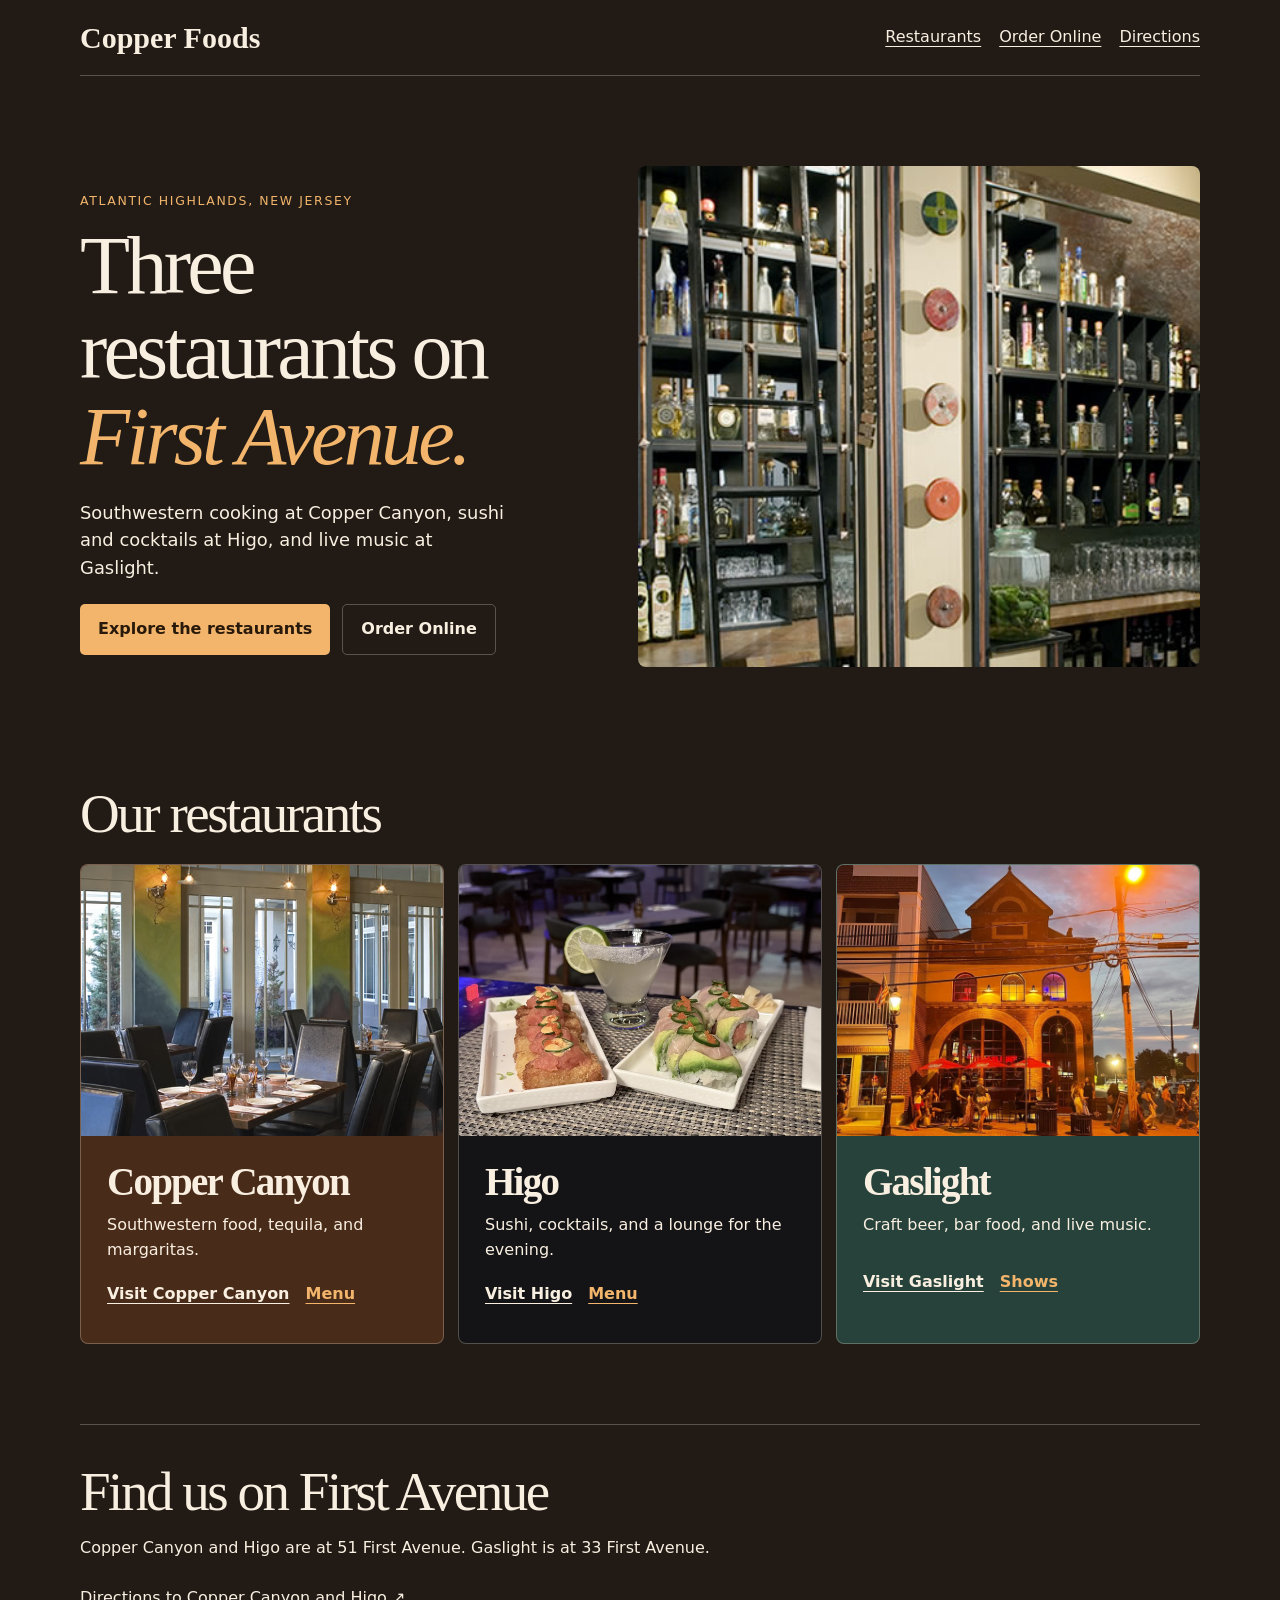
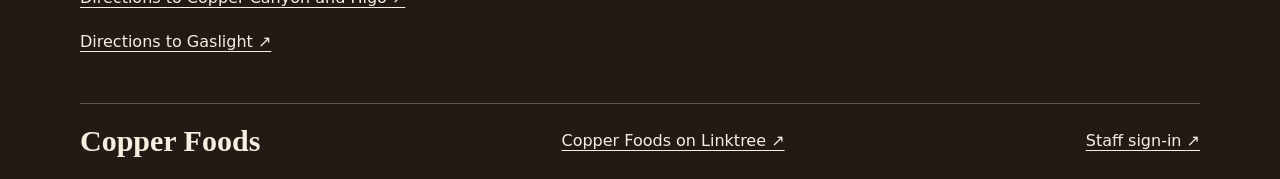
<file: index.html>
<!doctype html>
<html lang="en">
<head>
  <meta charset="utf-8">
  <meta name="viewport" content="width=device-width, initial-scale=1">
  <meta name="theme-color" content="#211a15">
  <meta name="robots" content="noindex,nofollow">
  <meta name="description" content="Visit Copper Canyon, Higo, and Gaslight in Atlantic Highlands, New Jersey. Find a restaurant, browse menus, or order online.">
  <title>Copper Foods | Atlantic Highlands, NJ</title>
  <link rel="stylesheet" href="landing.css">
</head>
<body id="top">
  <a class="skip-link" href="#main">Skip to content</a>
  <header class="shell masthead">
    <a class="brand" href="#top">Copper Foods</a>
    <nav aria-label="Main navigation"><a href="#restaurants">Restaurants</a><a href="order-online.html">Order Online</a><a href="#visit">Directions</a></nav>
  </header>
  <main id="main">
    <section class="hero shell" aria-labelledby="title">
      <div class="hero-copy">
        <p class="location">Atlantic Highlands, New Jersey</p>
        <h1 id="title">Three restaurants on <em>First Avenue.</em></h1>
        <p>Southwestern cooking at Copper Canyon, sushi and cocktails at Higo, and live music at Gaslight.</p>
        <div class="home-actions"><a class="button" href="#restaurants">Explore the restaurants</a><a class="button home-secondary" href="order-online.html">Order Online</a></div>
      </div>
      <img src="assets/copper-canyon/tequila-bar.jpg" alt="The tequila bar at Copper Canyon" fetchpriority="high">
    </section>
    <section class="shell venues" id="restaurants" aria-labelledby="venue-title">
      <h2 id="venue-title">Our restaurants</h2>
      <div class="venue-grid">
        <article class="venue copper" id="copper-canyon">
          <img src="assets/copper-canyon/dining-room.jpg" alt="Tables set for dinner at Copper Canyon" loading="lazy">
          <div><h3>Copper Canyon</h3><p>Southwestern food, tequila, and margaritas.</p><div class="venue-links"><a href="https://staging.coppercanyon.higolounge.com/">Visit Copper Canyon</a><a href="https://staging.coppercanyon.higolounge.com/copper-canyon-menus.html" aria-label="Copper Canyon menu">Menu</a></div></div>
        </article>
        <article class="venue higo" id="higo">
          <img src="assets/higo/table.webp" alt="Food and drinks served at Higo" loading="lazy">
          <div><h3>Higo</h3><p>Sushi, cocktails, and a lounge for the evening.</p><div class="venue-links"><a href="https://staging.higolounge.com/">Visit Higo</a><a href="https://staging.higolounge.com/menu.html" aria-label="Higo menu">Menu</a></div></div>
        </article>
        <article class="venue gaslight" id="gaslight">
          <img src="assets/gaslight/patio.jpg" alt="Gaslight’s First Avenue storefront at dusk" loading="lazy">
          <div><h3>Gaslight</h3><p>Craft beer, bar food, and live music.</p><div class="venue-links"><a href="https://staging.higolounge.com/copper-foods/gaslight.html">Visit Gaslight</a><a href="https://staging.higolounge.com/copper-foods/gaslight.html#shows" aria-label="Gaslight shows">Shows</a></div></div>
        </article>
      </div>
    </section>
    <section class="shell visit" id="visit" aria-labelledby="visit-title">
      <h2 id="visit-title">Find us on First Avenue</h2>
      <p>Copper Canyon and Higo are at 51 First Avenue. Gaslight is at 33 First Avenue.</p>
      <a href="https://www.google.com/maps/search/?api=1&amp;query=51+First+Avenue+Atlantic+Highlands+NJ">Directions to Copper Canyon and Higo <span aria-hidden="true">↗</span></a>
      <a href="https://www.google.com/maps/search/?api=1&amp;query=33+First+Avenue+Atlantic+Highlands+NJ">Directions to Gaslight <span aria-hidden="true">↗</span></a>
    </section>
  </main>
  <footer class="shell footer">
    <a class="brand" href="#top">Copper Foods</a>
    <a href="https://linktr.ee/copperfoods">Copper Foods on Linktree <span aria-hidden="true">↗</span></a>
    <a href="https://staging.higolounge.com/admin.html">Staff sign-in <span aria-hidden="true">↗</span></a>
  </footer>
</body>
</html>
</file>
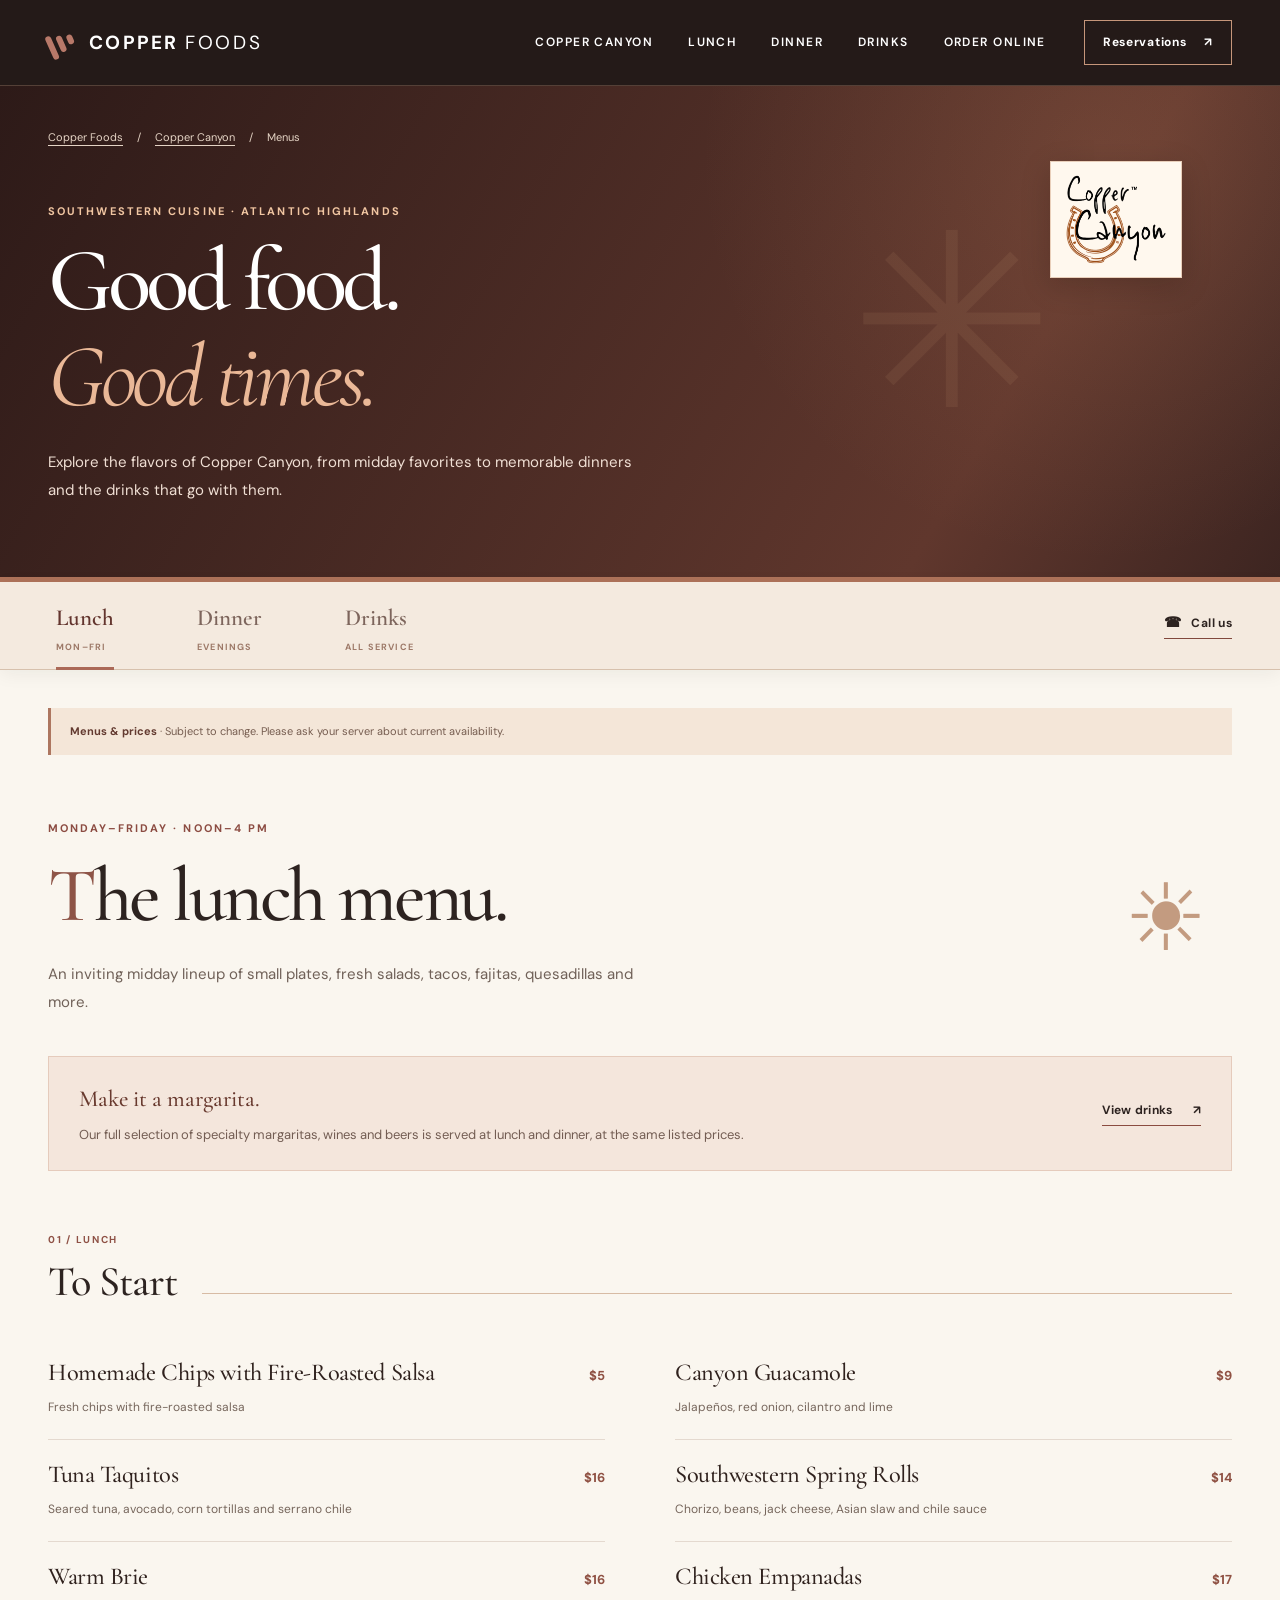
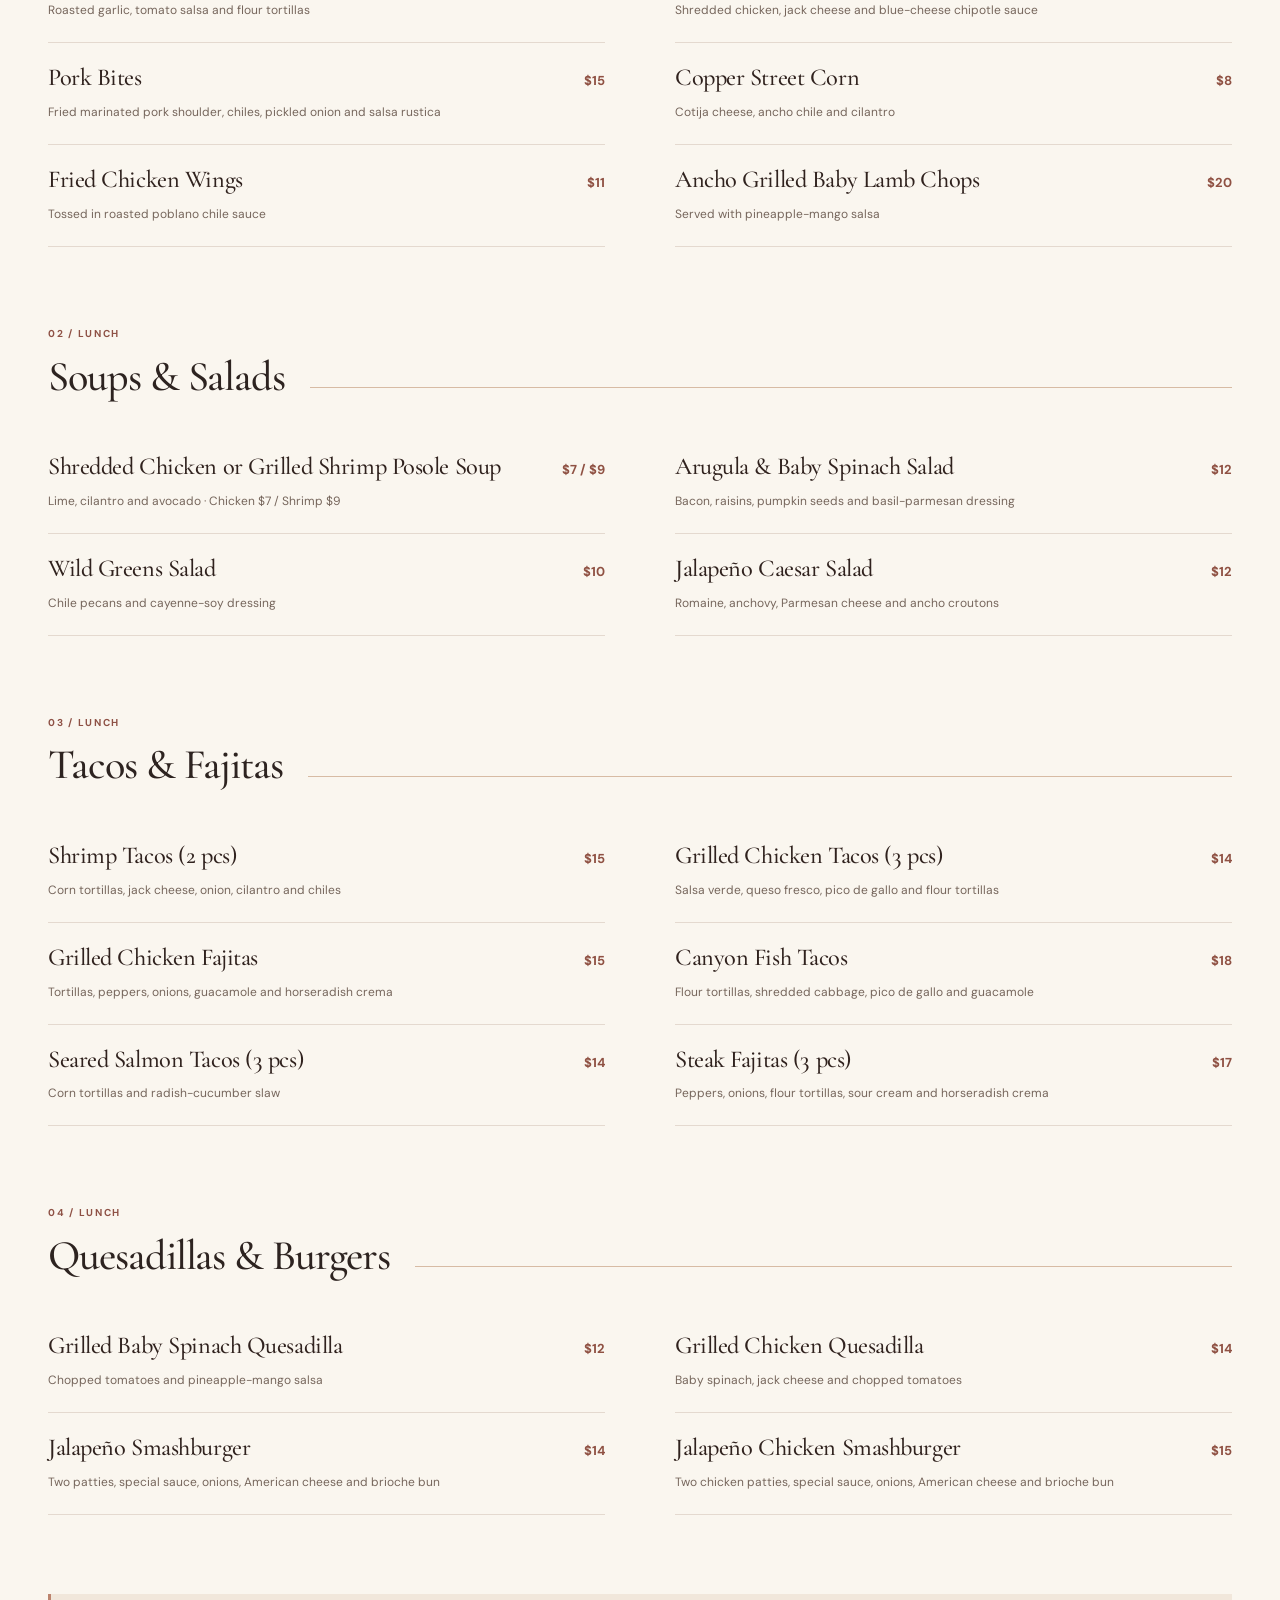
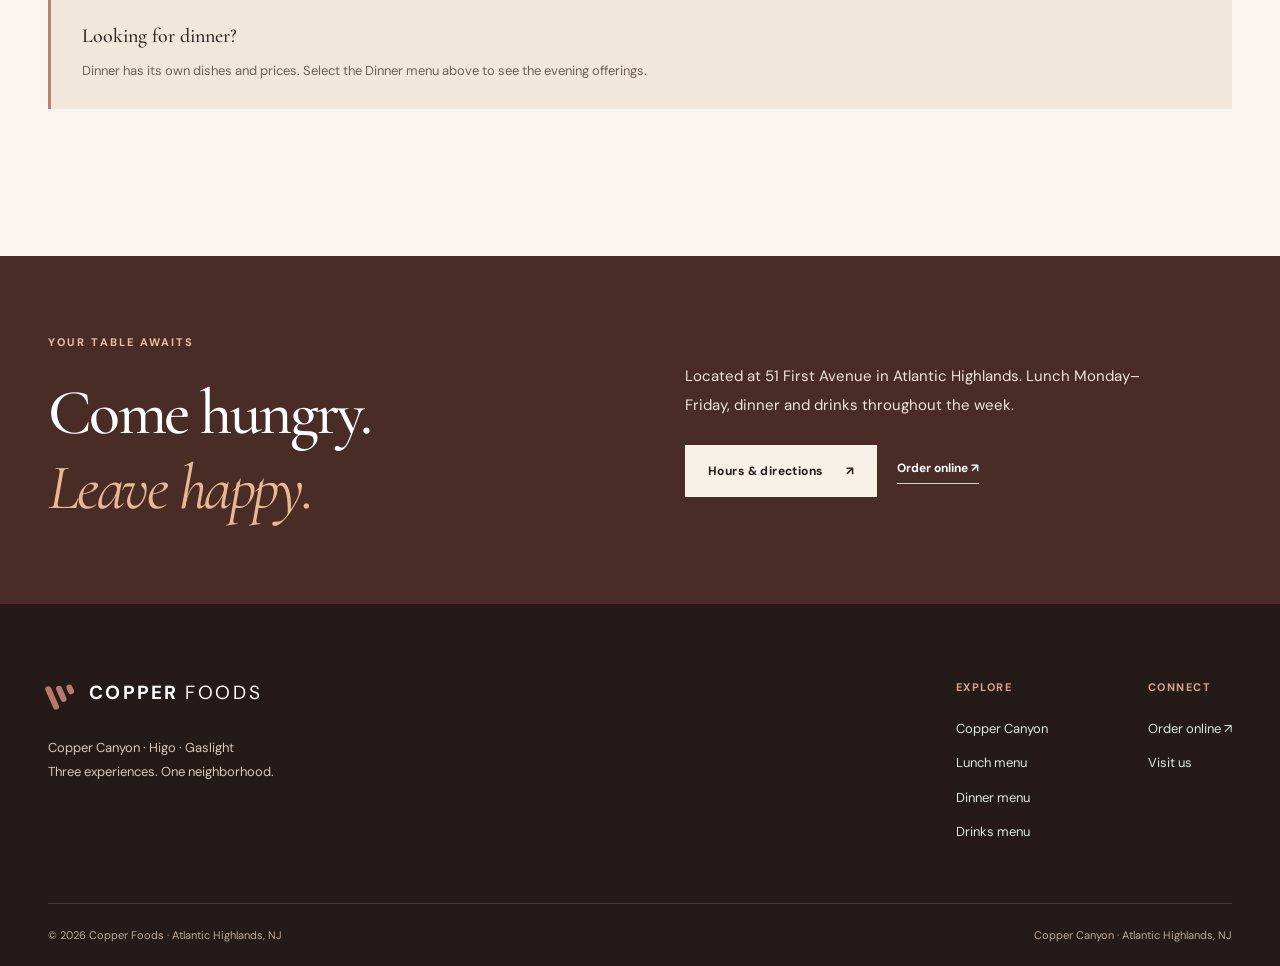
<file: copper-canyon-menus.html>
<!DOCTYPE html>
<html lang="en">
<head>
 <meta charset="utf-8">
  <meta name="robots" content="noindex,nofollow">
 <meta name="viewport" content="width=device-width, initial-scale=1">
 <meta name="theme-color" content="#241a18">
 <meta name="description" content="Explore Copper Canyon's lunch, dinner, and drinks menus in Atlantic Highlands, NJ. Signature margaritas, tequila, wine, beer, Southwestern plates and more.">
 <meta property="og:title" content="Lunch, Dinner & Drinks | Copper Canyon">
 <meta property="og:description" content="Explore the food and drinks at Copper Canyon in Atlantic Highlands, NJ.">
 <title>Menus | Copper Canyon | Atlantic Highlands</title>
 <link rel="preconnect" href="https://fonts.googleapis.com">
 <link rel="preconnect" href="https://fonts.gstatic.com" crossorigin>
 <link href="https://fonts.googleapis.com/css2?family=Cormorant+Garamond:ital,wght@0,400;0,500;0,600;1,400;1,500&family=DM+Sans:wght@400;500;600;700&display=swap" rel="stylesheet">
 <link rel="stylesheet" href="styles.css">
 <link rel="stylesheet" href="copper-canyon-menus.css">
 <link rel="stylesheet" href="copper-canyon-theme.css">
 <script src="app.js" defer></script>
 <script src="copper-canyon-menus.js" defer></script>
 <script type="module" src="shared-menu.js"></script>
 <link rel="stylesheet" href="shared-menu.css">
</head>
<body class="cc-menu-site">
<a class="skip-link" href="#main">Skip to menus</a>
<header class="site-header">
 <div class="header-inner shell">
  <a class="wordmark" href="index.html" aria-label="Copper Foods home"><span class="wordmark-symbol" aria-hidden="true"><span></span><span></span><span></span></span><span>COPPER <em>FOODS</em></span></a>
  <nav class="desktop-nav" aria-label="Main navigation"><a href="copper-canyon.html">Copper Canyon</a><a href="#lunch">Lunch</a><a href="#dinner">Dinner</a><a href="#drinks">Drinks</a><a href="order-online.html">Order online</a></nav>
  <a class="header-cta" href="https://www.yelp.com/reservations/copper-canyon-atlantic-highlands" target="_blank" rel="noopener noreferrer">Reservations <span aria-hidden="true">↗</span></a>
  <button class="menu-toggle" type="button" aria-expanded="false" aria-controls="mobile-navigation" aria-label="Open navigation"><span></span><span></span><span></span></button>
 </div>
 <nav class="mobile-nav" id="mobile-navigation" aria-label="Mobile navigation" hidden><a href="copper-canyon.html">Copper Canyon home</a><a href="#lunch">Lunch menu</a><a href="#dinner">Dinner menu</a><a href="#drinks">Drinks menu</a><a href="https://www.yelp.com/reservations/copper-canyon-atlantic-highlands" target="_blank" rel="noopener noreferrer">Reservations ↗</a><a href="order-online.html">Order online</a></nav>
</header>
<main id="main">
<section class="digital-hero">
 <div class="section-shell digital-hero-content">
  <nav class="digital-breadcrumb" aria-label="Breadcrumb"><a href="index.html">Copper Foods</a><span>/</span><a href="copper-canyon.html">Copper Canyon</a><span>/</span><span aria-current="page">Menus</span></nav>
  <div class="cc-brand-plate cc-brand-plate-small"><img src="assets/copper-canyon/logo.png" alt="Copper Canyon original horseshoe logo"></div>
  <p class="eyebrow">SOUTHWESTERN CUISINE · ATLANTIC HIGHLANDS</p>
  <h1>Good food.<br><em>Good times.</em></h1>
  <p>Explore the flavors of Copper Canyon, from midday favorites to memorable dinners and the drinks that go with them.</p>
  <div class="digital-hero-sun" aria-hidden="true">✳</div>
 </div>
</section>
<section class="section-shell shared-menu-photos" data-shared-menu="copper-canyon" aria-label="Current Copper Canyon menu" hidden></section>
<div class="digital-menu-tools" id="menu-navigation" data-menu-fallback>
 <div class="section-shell digital-menu-tools-inner">
  <nav class="digital-menu-nav" aria-label="Choose a menu">
   <a href="#lunch" class="digital-menu-link" aria-controls="lunch" aria-current="page">Lunch <span class="digital-menu-link-meta">MON–FRI</span></a>
   <a href="#dinner" class="digital-menu-link" aria-controls="dinner">Dinner <span class="digital-menu-link-meta">EVENINGS</span></a>
   <a href="#drinks" class="digital-menu-link" aria-controls="drinks">Drinks <span class="digital-menu-link-meta">ALL SERVICE</span></a>
  </nav>
  <div class="digital-menu-tools-cta"><a href="tel:+17322918444"><span aria-hidden="true">☎</span> Call us</a></div>
 </div>
</div>
<section class="menu-area section-shell" aria-label="Restaurant menus" data-menu-fallback>
 <p class="menu-preview-note"><strong>Menus &amp; prices</strong> · Subject to change. Please ask your server about current availability.</p>
 <section class="menu-panel" id="lunch" aria-labelledby="lunch-heading">
 <div class="menu-panel-heading"><div><p class="eyebrow">Monday–Friday · Noon–4 PM</p><h2 id="lunch-heading">The lunch menu.</h2><p>An inviting midday lineup of small plates, fresh salads, tacos, fajitas, quesadillas and more.</p></div><span class="menu-panel-medallion" aria-hidden="true">☀</span></div>
 <aside class="menu-shared-drinks"><div><strong>Make it a margarita.</strong><p>Our full selection of specialty margaritas, wines and beers is served at lunch and dinner, at the same listed prices.</p></div><a href="#drinks" class="menu-inline-link">View drinks <span aria-hidden="true">↗</span></a></aside>
 <section class="digital-category" id="lunch-to-start" aria-labelledby="lunch-to-start-heading">
 <div class="digital-category-heading"><div><p class="digital-category-num">01 / LUNCH</p><h3 id="lunch-to-start-heading">To Start</h3></div><span class="digital-category-rule" aria-hidden="true"></span></div>
 <div class="digital-items"><article class="digital-item"><div class="digital-item-top"><h4>Homemade Chips with Fire-Roasted Salsa</h4><span class="digital-price">$5</span></div><p>Fresh chips with fire-roasted salsa</p></article>
<article class="digital-item"><div class="digital-item-top"><h4>Canyon Guacamole</h4><span class="digital-price">$9</span></div><p>Jalapeños, red onion, cilantro and lime</p></article>
<article class="digital-item"><div class="digital-item-top"><h4>Tuna Taquitos</h4><span class="digital-price">$16</span></div><p>Seared tuna, avocado, corn tortillas and serrano chile</p></article>
<article class="digital-item"><div class="digital-item-top"><h4>Southwestern Spring Rolls</h4><span class="digital-price">$14</span></div><p>Chorizo, beans, jack cheese, Asian slaw and chile sauce</p></article>
<article class="digital-item"><div class="digital-item-top"><h4>Warm Brie</h4><span class="digital-price">$16</span></div><p>Roasted garlic, tomato salsa and flour tortillas</p></article>
<article class="digital-item"><div class="digital-item-top"><h4>Chicken Empanadas</h4><span class="digital-price">$17</span></div><p>Shredded chicken, jack cheese and blue-cheese chipotle sauce</p></article>
<article class="digital-item"><div class="digital-item-top"><h4>Pork Bites</h4><span class="digital-price">$15</span></div><p>Fried marinated pork shoulder, chiles, pickled onion and salsa rustica</p></article>
<article class="digital-item"><div class="digital-item-top"><h4>Copper Street Corn</h4><span class="digital-price">$8</span></div><p>Cotija cheese, ancho chile and cilantro</p></article>
<article class="digital-item"><div class="digital-item-top"><h4>Fried Chicken Wings</h4><span class="digital-price">$11</span></div><p>Tossed in roasted poblano chile sauce</p></article>
<article class="digital-item"><div class="digital-item-top"><h4>Ancho Grilled Baby Lamb Chops</h4><span class="digital-price">$20</span></div><p>Served with pineapple-mango salsa</p></article></div>
 </section>
<section class="digital-category" id="lunch-soups-salads" aria-labelledby="lunch-soups-salads-heading">
 <div class="digital-category-heading"><div><p class="digital-category-num">02 / LUNCH</p><h3 id="lunch-soups-salads-heading">Soups &amp; Salads</h3></div><span class="digital-category-rule" aria-hidden="true"></span></div>
 <div class="digital-items"><article class="digital-item"><div class="digital-item-top"><h4>Shredded Chicken or Grilled Shrimp Posole Soup</h4><span class="digital-price">$7 / $9</span></div><p>Lime, cilantro and avocado · Chicken $7 / Shrimp $9</p></article>
<article class="digital-item"><div class="digital-item-top"><h4>Arugula &amp; Baby Spinach Salad</h4><span class="digital-price">$12</span></div><p>Bacon, raisins, pumpkin seeds and basil-parmesan dressing</p></article>
<article class="digital-item"><div class="digital-item-top"><h4>Wild Greens Salad</h4><span class="digital-price">$10</span></div><p>Chile pecans and cayenne-soy dressing</p></article>
<article class="digital-item"><div class="digital-item-top"><h4>Jalapeño Caesar Salad</h4><span class="digital-price">$12</span></div><p>Romaine, anchovy, Parmesan cheese and ancho croutons</p></article></div>
 </section>
<section class="digital-category" id="lunch-tacos-fajitas" aria-labelledby="lunch-tacos-fajitas-heading">
 <div class="digital-category-heading"><div><p class="digital-category-num">03 / LUNCH</p><h3 id="lunch-tacos-fajitas-heading">Tacos &amp; Fajitas</h3></div><span class="digital-category-rule" aria-hidden="true"></span></div>
 <div class="digital-items"><article class="digital-item"><div class="digital-item-top"><h4>Shrimp Tacos (2 pcs)</h4><span class="digital-price">$15</span></div><p>Corn tortillas, jack cheese, onion, cilantro and chiles</p></article>
<article class="digital-item"><div class="digital-item-top"><h4>Grilled Chicken Tacos (3 pcs)</h4><span class="digital-price">$14</span></div><p>Salsa verde, queso fresco, pico de gallo and flour tortillas</p></article>
<article class="digital-item"><div class="digital-item-top"><h4>Grilled Chicken Fajitas</h4><span class="digital-price">$15</span></div><p>Tortillas, peppers, onions, guacamole and horseradish crema</p></article>
<article class="digital-item"><div class="digital-item-top"><h4>Canyon Fish Tacos</h4><span class="digital-price">$18</span></div><p>Flour tortillas, shredded cabbage, pico de gallo and guacamole</p></article>
<article class="digital-item"><div class="digital-item-top"><h4>Seared Salmon Tacos (3 pcs)</h4><span class="digital-price">$14</span></div><p>Corn tortillas and radish-cucumber slaw</p></article>
<article class="digital-item"><div class="digital-item-top"><h4>Steak Fajitas (3 pcs)</h4><span class="digital-price">$17</span></div><p>Peppers, onions, flour tortillas, sour cream and horseradish crema</p></article></div>
 </section>
<section class="digital-category" id="lunch-quesadillas-burgers" aria-labelledby="lunch-quesadillas-burgers-heading">
 <div class="digital-category-heading"><div><p class="digital-category-num">04 / LUNCH</p><h3 id="lunch-quesadillas-burgers-heading">Quesadillas &amp; Burgers</h3></div><span class="digital-category-rule" aria-hidden="true"></span></div>
 <div class="digital-items"><article class="digital-item"><div class="digital-item-top"><h4>Grilled Baby Spinach Quesadilla</h4><span class="digital-price">$12</span></div><p>Chopped tomatoes and pineapple-mango salsa</p></article>
<article class="digital-item"><div class="digital-item-top"><h4>Grilled Chicken Quesadilla</h4><span class="digital-price">$14</span></div><p>Baby spinach, jack cheese and chopped tomatoes</p></article>
<article class="digital-item"><div class="digital-item-top"><h4>Jalapeño Smashburger</h4><span class="digital-price">$14</span></div><p>Two patties, special sauce, onions, American cheese and brioche bun</p></article>
<article class="digital-item"><div class="digital-item-top"><h4>Jalapeño Chicken Smashburger</h4><span class="digital-price">$15</span></div><p>Two chicken patties, special sauce, onions, American cheese and brioche bun</p></article></div>
 </section>
 
 <div class="menu-service-note"><strong>Looking for dinner?</strong><p>Dinner has its own dishes and prices. Select the Dinner menu above to see the evening offerings.</p></div>
 </section>
 <section class="menu-panel" id="dinner" aria-labelledby="dinner-heading">
 <div class="menu-panel-heading"><div><p class="eyebrow">Evenings Monday–Saturday</p><h2 id="dinner-heading">Dinner is served.</h2><p>Take your time with everything from small plates and Southwestern favorites to steaks, seafood, and sides.</p></div><span class="menu-panel-medallion" aria-hidden="true">✦</span></div>
 <aside class="menu-shared-drinks"><div><strong>Make it a margarita.</strong><p>Our full selection of specialty margaritas, wines and beers is served at lunch and dinner, at the same listed prices.</p></div><a href="#drinks" class="menu-inline-link">View drinks <span aria-hidden="true">↗</span></a></aside>
 <section class="digital-category" id="dinner-small-plates" aria-labelledby="dinner-small-plates-heading">
 <div class="digital-category-heading"><div><p class="digital-category-num">01 / DINNER</p><h3 id="dinner-small-plates-heading">Small Plates</h3><p class="digital-category-note">Ask your server about Higo sushi offerings at Copper Canyon.</p></div><span class="digital-category-rule" aria-hidden="true"></span></div>
 <div class="digital-items"><article class="digital-item"><div class="digital-item-top"><h4>Chicken or Shrimp Posole Soup</h4><span class="digital-price">$9 / $11</span></div><p>Avocado, lime, onion and cilantro · Chicken $9 / Shrimp $11</p></article>
<article class="digital-item"><div class="digital-item-top"><h4>Original Guacamole</h4><span class="digital-price">$17</span></div><p>Avocado, lime, jalapeño and cilantro</p></article>
<article class="digital-item"><div class="digital-item-top"><h4>Tuna Taquitos</h4><span class="digital-price">$16</span></div><p>Seared ahi tuna, sweet serrano chile sauce, sliced avocado and corn tortilla</p></article>
<article class="digital-item"><div class="digital-item-top"><h4>Seared Salmon Tacos</h4><span class="digital-price">$14</span></div><p>Corn tortillas, radish, cucumber, chipotle sauce and cilantro</p></article>
<article class="digital-item"><div class="digital-item-top"><h4>Roasted Garlic/Chile Shrimp</h4><span class="digital-price">$19</span></div><p>Red sauce and roasted potatoes</p></article>
<article class="digital-item"><div class="digital-item-top"><h4>Pork Bites</h4><span class="digital-price">$18</span></div><p>Fried marinated pork shoulder, chiles, pickled red onion and salsa rustica</p></article>
<article class="digital-item"><div class="digital-item-top"><h4>Pacifico Calamari</h4><span class="digital-price">$18</span></div><p>Beer-battered calamari, chiles, onions and sriracha</p></article>
<article class="digital-item"><div class="digital-item-top"><h4>Agave Shrimp</h4><span class="digital-price">$17</span></div><p>Roasted shrimp, baby spinach and jalapeño-agave sauce</p></article>
<article class="digital-item"><div class="digital-item-top"><h4>Wild Greens Salad</h4><span class="digital-price">$10 / $19</span></div><p>Chile pecans and cayenne-soy dressing</p></article>
<article class="digital-item"><div class="digital-item-top"><h4>Arugula &amp; Baby Spinach Salad</h4><span class="digital-price">$14 / $26</span></div><p>Applewood bacon, tomato, pumpkin seeds, currants and basil-parmesan dressing</p></article>
<article class="digital-item"><div class="digital-item-top"><h4>Jalapeño Caesar Salad</h4><span class="digital-price">$14 / $27</span></div><p>Ancho chile tortilla croutons and romaine lettuce</p></article>
<article class="digital-item"><div class="digital-item-top"><h4>Warm Brie</h4><span class="digital-price">$16</span></div><p>Roasted garlic, charred tomato salsa and flour tortillas</p></article>
<article class="digital-item"><div class="digital-item-top"><h4>Stuffed Jalapeño Chiles</h4><span class="digital-price">$12</span></div><p>Chorizo, applewood-smoked bacon and jack cheese</p></article>
<article class="digital-item"><div class="digital-item-top"><h4>Baby Spinach Quesadilla</h4><span class="digital-price">$18</span></div><p>Spinach, jack cheese, tomato and mango-pineapple salsa</p></article>
<article class="digital-item"><div class="digital-item-top"><h4>Crab Cake</h4><span class="digital-price">$28</span></div><p>Colossal lump crab, peppers, panko coating and chipotle chile sauce</p></article>
<article class="digital-item"><div class="digital-item-top"><h4>Southwestern Springrolls</h4><span class="digital-price">$14</span></div><p>Chorizo sausage, black beans, jack cheese, Asian slaw and sriracha</p></article>
<article class="digital-item"><div class="digital-item-top"><h4>Grilled Baby Lamb Chops</h4><span class="digital-price">$20</span></div><p>Ancho chile and mango-pineapple salsa</p></article>
<article class="digital-item"><div class="digital-item-top"><h4>Shrimp Tacos</h4><span class="digital-price">$18</span></div><p>Corn tortillas, jack cheese, onion, cilantro and chiles</p></article>
<article class="digital-item"><div class="digital-item-top"><h4>Chicken Empanadas</h4><span class="digital-price">$17</span></div><p>Shredded chicken, jack cheese and blue-cheese chipotle sauce</p></article>
<article class="digital-item"><div class="digital-item-top"><h4>Jalapeño Smashburger</h4><span class="digital-price">$17</span></div><p>Onions, American cheese, special sauce, brioche bun and pickle</p></article>
<article class="digital-item"><div class="digital-item-top"><h4>Jalapeño Chicken Smashburger</h4><span class="digital-price">$17</span></div><p>Chicken version with onions, American cheese, special sauce, brioche bun and pickle</p></article></div>
 </section>
<section class="digital-category" id="dinner-large-plates" aria-labelledby="dinner-large-plates-heading">
 <div class="digital-category-heading"><div><p class="digital-category-num">02 / DINNER</p><h3 id="dinner-large-plates-heading">Large Plates</h3></div><span class="digital-category-rule" aria-hidden="true"></span></div>
 <div class="digital-items"><article class="digital-item"><div class="digital-item-top"><h4>Pork Tacos (3 pcs)</h4><span class="digital-price">$19</span></div><p>Pineapple, cilantro, chiles, queso fresco, lime, chopped onion and corn tortillas</p></article>
<article class="digital-item"><div class="digital-item-top"><h4>Beef Tacos (3 pcs)</h4><span class="digital-price">$25</span></div><p>Salsa verde, chopped onion, lime, cilantro and corn tortillas</p></article>
<article class="digital-item"><div class="digital-item-top"><h4>Grilled Shrimp Quesadilla</h4><span class="digital-price">$34</span></div><p>Black beans, fontina cheese, cilantro, árbol chile, guacamole and pickled red onion</p></article>
<article class="digital-item"><div class="digital-item-top"><h4>Grilled Shrimp Tostada</h4><span class="digital-price">$29</span></div><p>Jumbo shrimp, black beans, jack cheese, pickled red onion and pico de gallo</p></article>
<article class="digital-item"><div class="digital-item-top"><h4>Fish Tacos</h4><span class="digital-price">$18</span></div><p>Panko-crusted cod, lightly fried, guacamole, pico de gallo, spicy cayenne dressing and flour tortillas</p></article>
<article class="digital-item"><div class="digital-item-top"><h4>Shrimp &amp; Chorizo Risotto</h4><span class="digital-price">$36</span></div><p>Jumbo shrimp, jalapeño chile risotto, chorizo, sautéed leeks, baby spinach and Parmesan cheese</p></article>
<article class="digital-item"><div class="digital-item-top"><h4>Grilled Tuna &amp; Avocado Salad</h4><span class="digital-price">$28</span></div><p>Ahi tuna, wild greens, sesame seeds and wasabi rice vinegar dressing</p></article>
<article class="digital-item"><div class="digital-item-top"><h4>Chorizo Quesadilla</h4><span class="digital-price">$28</span></div><p>House-made chorizo, spinach, tomato, caramelized onion, jack cheese and guacamole</p></article>
<article class="digital-item"><div class="digital-item-top"><h4>N.Y. Strip</h4><span class="digital-price">$58</span></div><p>Pasilla chile rub</p></article>
<article class="digital-item"><div class="digital-item-top"><h4>Grilled Chicken Quesadilla</h4><span class="digital-price">$28</span></div><p>Spinach, caramelized onions, tomato, jack cheese and mango-pineapple salsa</p></article>
<article class="digital-item"><div class="digital-item-top"><h4>Black Bean &amp; Veggie Quesadilla</h4><span class="digital-price">$26</span></div><p>Caramelized onion, fontina cheese, spinach, carrots, pumpkin seeds and guacamole</p></article>
<article class="digital-item"><div class="digital-item-top"><h4>Chile Rellenos</h4><span class="digital-price">$29</span></div><p>Fried poblano pepper with goat cheese on black beans and shiitake mushrooms, slivered almonds and truffle oil</p></article>
<article class="digital-item"><div class="digital-item-top"><h4>Grilled 16 oz Pork Chop</h4><span class="digital-price">$38</span></div><p>With arugula and mango pico de gallo</p></article>
<article class="digital-item"><div class="digital-item-top"><h4>Grilled Fajitas</h4><span class="digital-price">$30 / $33 / $36</span></div><p>Peppers, onions, horseradish crema, guacamole and sour cream · Chicken $30 / Shrimp $33 / Steak $36</p></article></div>
 </section>
<section class="digital-category" id="dinner-sides-salsas" aria-labelledby="dinner-sides-salsas-heading">
 <div class="digital-category-heading"><div><p class="digital-category-num">03 / DINNER</p><h3 id="dinner-sides-salsas-heading">Sides &amp; Salsas</h3></div><span class="digital-category-rule" aria-hidden="true"></span></div>
 <div class="digital-items"><article class="digital-item"><div class="digital-item-top"><h4>Chips &amp; Charred Tomato Salsa</h4><span class="digital-price">$6</span></div></article>
<article class="digital-item"><div class="digital-item-top"><h4>Extra Chips or Salsa</h4><span class="digital-price">$1.50</span></div><p>Each</p></article>
<article class="digital-item"><div class="digital-item-top"><h4>Pico de Gallo</h4><span class="digital-price">$6</span></div></article>
<article class="digital-item"><div class="digital-item-top"><h4>Mango &amp; Pineapple Salsa</h4><span class="digital-price">$6.50</span></div></article>
<article class="digital-item"><div class="digital-item-top"><h4>Copper Street Corn</h4><span class="digital-price">$9</span></div></article>
<article class="digital-item"><div class="digital-item-top"><h4>Black Beans</h4><span class="digital-price">$4</span></div><p>With jack cheese</p></article>
<article class="digital-item"><div class="digital-item-top"><h4>Canyon Fries</h4><span class="digital-price">$5</span></div></article>
<article class="digital-item"><div class="digital-item-top"><h4>Sautéed Baby Spinach</h4><span class="digital-price">$5</span></div></article>
<article class="digital-item"><div class="digital-item-top"><h4>Small Guacamole</h4><span class="digital-price">$9</span></div></article></div>
 </section>
 <div class="menu-service-note"><strong>From the printed dinner menu</strong><p>3% processing fee applied to credit card payments. Parties of six or more subject to an automatic 20% gratuity.</p></div>
 
 </section>
 <section class="menu-panel" id="drinks" aria-labelledby="drinks-heading">
 <div class="menu-panel-heading"><div><p class="eyebrow">Served at lunch &amp; dinner · identical prices</p><h2 id="drinks-heading">Raise a glass.</h2><p>Specialty margaritas, thoughtfully chosen wines, and beers for every kind of gathering.</p></div><span class="menu-panel-medallion" aria-hidden="true">✳</span></div>
 <aside class="menu-shared-drinks menu-shared-drinks-gold"><div><strong>One drinks menu. All day.</strong><p>Every margarita, beer, and wine below is offered at the same price whether you’re here for lunch or dinner.</p></div></aside>
 <section class="digital-category" id="drinks-specialty-margaritas" aria-labelledby="drinks-specialty-margaritas-heading">
 <div class="digital-category-heading"><div><p class="digital-category-num">01 / DRINKS</p><h3 id="drinks-specialty-margaritas-heading">Specialty Margaritas</h3><p class="digital-category-note">House specialties</p></div><span class="digital-category-rule" aria-hidden="true"></span></div>
 <div class="digital-items"><article class="digital-item"><div class="digital-item-top"><h4>The Copper Canyon</h4><span class="digital-price">$17</span></div><p>Reposado tequila, fresh lime and agave</p></article>
<article class="digital-item"><div class="digital-item-top"><h4>Across the Street</h4><span class="digital-price">$18</span></div><p>Blanco tequila, Cointreau and fresh lime</p></article>
<article class="digital-item"><div class="digital-item-top"><h4>Grand Canyon</h4><span class="digital-price">$20</span></div><p>Reposado tequila, Grand Marnier and lime</p></article>
<article class="digital-item"><div class="digital-item-top"><h4>Smokin’</h4><span class="digital-price">$17</span></div><p>Reposado tequila infused with jalapeño chiles, fresh lime and agave</p></article>
<article class="digital-item"><div class="digital-item-top"><h4>The Slim</h4><span class="digital-price">$17</span></div><p>Blanco tequila, fresh lime, agave and club soda</p></article></div>
 </section>
<section class="digital-category" id="drinks-white-ros-sparkling-wines" aria-labelledby="drinks-white-ros-sparkling-wines-heading">
 <div class="digital-category-heading"><div><p class="digital-category-num">02 / DRINKS</p><h3 id="drinks-white-ros-sparkling-wines-heading">White, Rosé &amp; Sparkling Wines</h3><p class="digital-category-note">Still wines: 6 oz pour. Prices shown by glass / bottle unless noted.</p></div><span class="digital-category-rule" aria-hidden="true"></span></div>
 <div class="digital-items"><article class="digital-item"><div class="digital-item-top"><h4>La Luna Prosecco Split</h4><span class="digital-price">$10</span></div><p>Individual split</p></article>
<article class="digital-item"><div class="digital-item-top"><h4>Kendall-Jackson Vintner’s Reserve Sauvignon Blanc</h4><span class="digital-price">$14 / $48</span></div><p>2022</p></article>
<article class="digital-item"><div class="digital-item-top"><h4>Noble Vines 446 Monterey Chardonnay</h4><span class="digital-price">$15 / $55</span></div><p>2021</p></article>
<article class="digital-item"><div class="digital-item-top"><h4>Ruffino Delle Venezie Pinot Grigio</h4><span class="digital-price">$14 / $48</span></div><p>2021</p></article>
<article class="digital-item"><div class="digital-item-top"><h4>Rosé</h4><span class="digital-price">$48</span></div><p>Bottle only · Ask your server about the current selection</p></article></div>
 </section>
<section class="digital-category" id="drinks-red-wines" aria-labelledby="drinks-red-wines-heading">
 <div class="digital-category-heading"><div><p class="digital-category-num">03 / DRINKS</p><h3 id="drinks-red-wines-heading">Red Wines</h3><p class="digital-category-note">6 oz pour · Glass / bottle</p></div><span class="digital-category-rule" aria-hidden="true"></span></div>
 <div class="digital-items"><article class="digital-item"><div class="digital-item-top"><h4>Gnarly Head Pinot Noir</h4><span class="digital-price">$14 / $48</span></div><p>2021</p></article>
<article class="digital-item"><div class="digital-item-top"><h4>Portillo Cabernet Sauvignon</h4><span class="digital-price">$14 / $48</span></div><p>2021 · Argentina</p></article>
<article class="digital-item"><div class="digital-item-top"><h4>Leese-Fitch Collection Cabernet Sauvignon</h4><span class="digital-price">$16 / $55</span></div><p>2020 · Sonoma</p></article></div>
 </section>
<section class="digital-category" id="drinks-draft-beer-domestic-cans" aria-labelledby="drinks-draft-beer-domestic-cans-heading">
 <div class="digital-category-heading"><div><p class="digital-category-num">04 / DRINKS</p><h3 id="drinks-draft-beer-domestic-cans-heading">Draft Beer &amp; Domestic Cans</h3></div><span class="digital-category-rule" aria-hidden="true"></span></div>
 <div class="digital-items"><article class="digital-item"><div class="digital-item-top"><h4>Carton Canyon Draft</h4><span class="digital-price">$7</span></div><p>6.2% ABV · Our exclusive beer, hand-crafted in Atlantic Highlands</p></article>
<article class="digital-item"><div class="digital-item-top"><h4>Twin Lights Lager</h4><span class="digital-price">$7</span></div><p>4.8% ABV</p></article>
<article class="digital-item"><div class="digital-item-top"><h4>Calaveras</h4><span class="digital-price">$8</span></div><p>16 oz Mexican lager · 4.5% ABV</p></article>
<article class="digital-item"><div class="digital-item-top"><h4>Follow the Sun</h4><span class="digital-price">$8</span></div><p>16 oz Mexican lager · 4.7% ABV</p></article></div>
 </section>
<section class="digital-category" id="drinks-imported-bottled-beer" aria-labelledby="drinks-imported-bottled-beer-heading">
 <div class="digital-category-heading"><div><p class="digital-category-num">05 / DRINKS</p><h3 id="drinks-imported-bottled-beer-heading">Imported Bottled Beer</h3><p class="digital-category-note">$5.50 each</p></div><span class="digital-category-rule" aria-hidden="true"></span></div>
 <div class="digital-items"><article class="digital-item"><div class="digital-item-top"><h4>Corona Non-Alcoholic</h4><span class="digital-price">$5.50</span></div><p>Mexico</p></article>
<article class="digital-item"><div class="digital-item-top"><h4>Modelo Especial</h4><span class="digital-price">$5.50</span></div><p>Mexico</p></article>
<article class="digital-item"><div class="digital-item-top"><h4>Pacífico</h4><span class="digital-price">$5.50</span></div><p>Mexico</p></article>
<article class="digital-item"><div class="digital-item-top"><h4>Corona Light</h4><span class="digital-price">$5.50</span></div><p>Mexico</p></article>
<article class="digital-item"><div class="digital-item-top"><h4>Sol</h4><span class="digital-price">$5.50</span></div><p>Mexico</p></article>
<article class="digital-item"><div class="digital-item-top"><h4>Negra Modelo</h4><span class="digital-price">$5.50</span></div><p>Mexico</p></article></div>
 </section>
<section class="digital-category" id="drinks-ready-to-drink" aria-labelledby="drinks-ready-to-drink-heading">
 <div class="digital-category-heading"><div><p class="digital-category-num">06 / DRINKS</p><h3 id="drinks-ready-to-drink-heading">Ready-to-Drink</h3></div><span class="digital-category-rule" aria-hidden="true"></span></div>
 <div class="digital-items"><article class="digital-item"><div class="digital-item-top"><h4>Surfside</h4><span class="digital-price">$5.50</span></div><p>Vodka and iced tea (listed with bottled selections in source menu)</p></article></div>
 </section>
 
 
 </section>
</section>
<section class="digital-menu-outro">
 <div class="section-shell digital-menu-outro-inner"><div><p class="eyebrow">YOUR TABLE AWAITS</p><h2>Come hungry.<br><em>Leave happy.</em></h2></div><div><p>Located at 51 First Avenue in Atlantic Highlands. Lunch Monday–Friday, dinner and drinks throughout the week.</p><div class="digital-menu-actions"><a class="button button-light" href="copper-canyon.html#visit">Hours & directions <span aria-hidden="true">↗</span></a><a class="digital-menu-order" href="order-online.html#copper-canyon" target="_blank" rel="noopener noreferrer">Order online ↗</a></div></div></div>
</section>
</main>
<footer class="site-footer">
 <div class="shell footer-main"><div><a class="wordmark footer-wordmark" href="index.html"><span class="wordmark-symbol" aria-hidden="true"><span></span><span></span><span></span></span><span>COPPER <em>FOODS</em></span></a><p>Copper Canyon · Higo · Gaslight<br>Three experiences. One neighborhood.</p></div><div class="footer-links"><div><strong>EXPLORE</strong><a href="copper-canyon.html">Copper Canyon</a><a href="#lunch">Lunch menu</a><a href="#dinner">Dinner menu</a><a href="#drinks">Drinks menu</a></div><div><strong>CONNECT</strong><a href="order-online.html">Order online <span aria-hidden="true">↗</span></a><a href="copper-canyon.html#visit">Visit us</a></div></div></div>
 <div class="shell footer-bottom"><span>© <span id="year">2026</span> Copper Foods · Atlantic Highlands, NJ</span><span>Copper Canyon · Atlantic Highlands, NJ</span></div>
</footer>
</body>
</html>
</file>
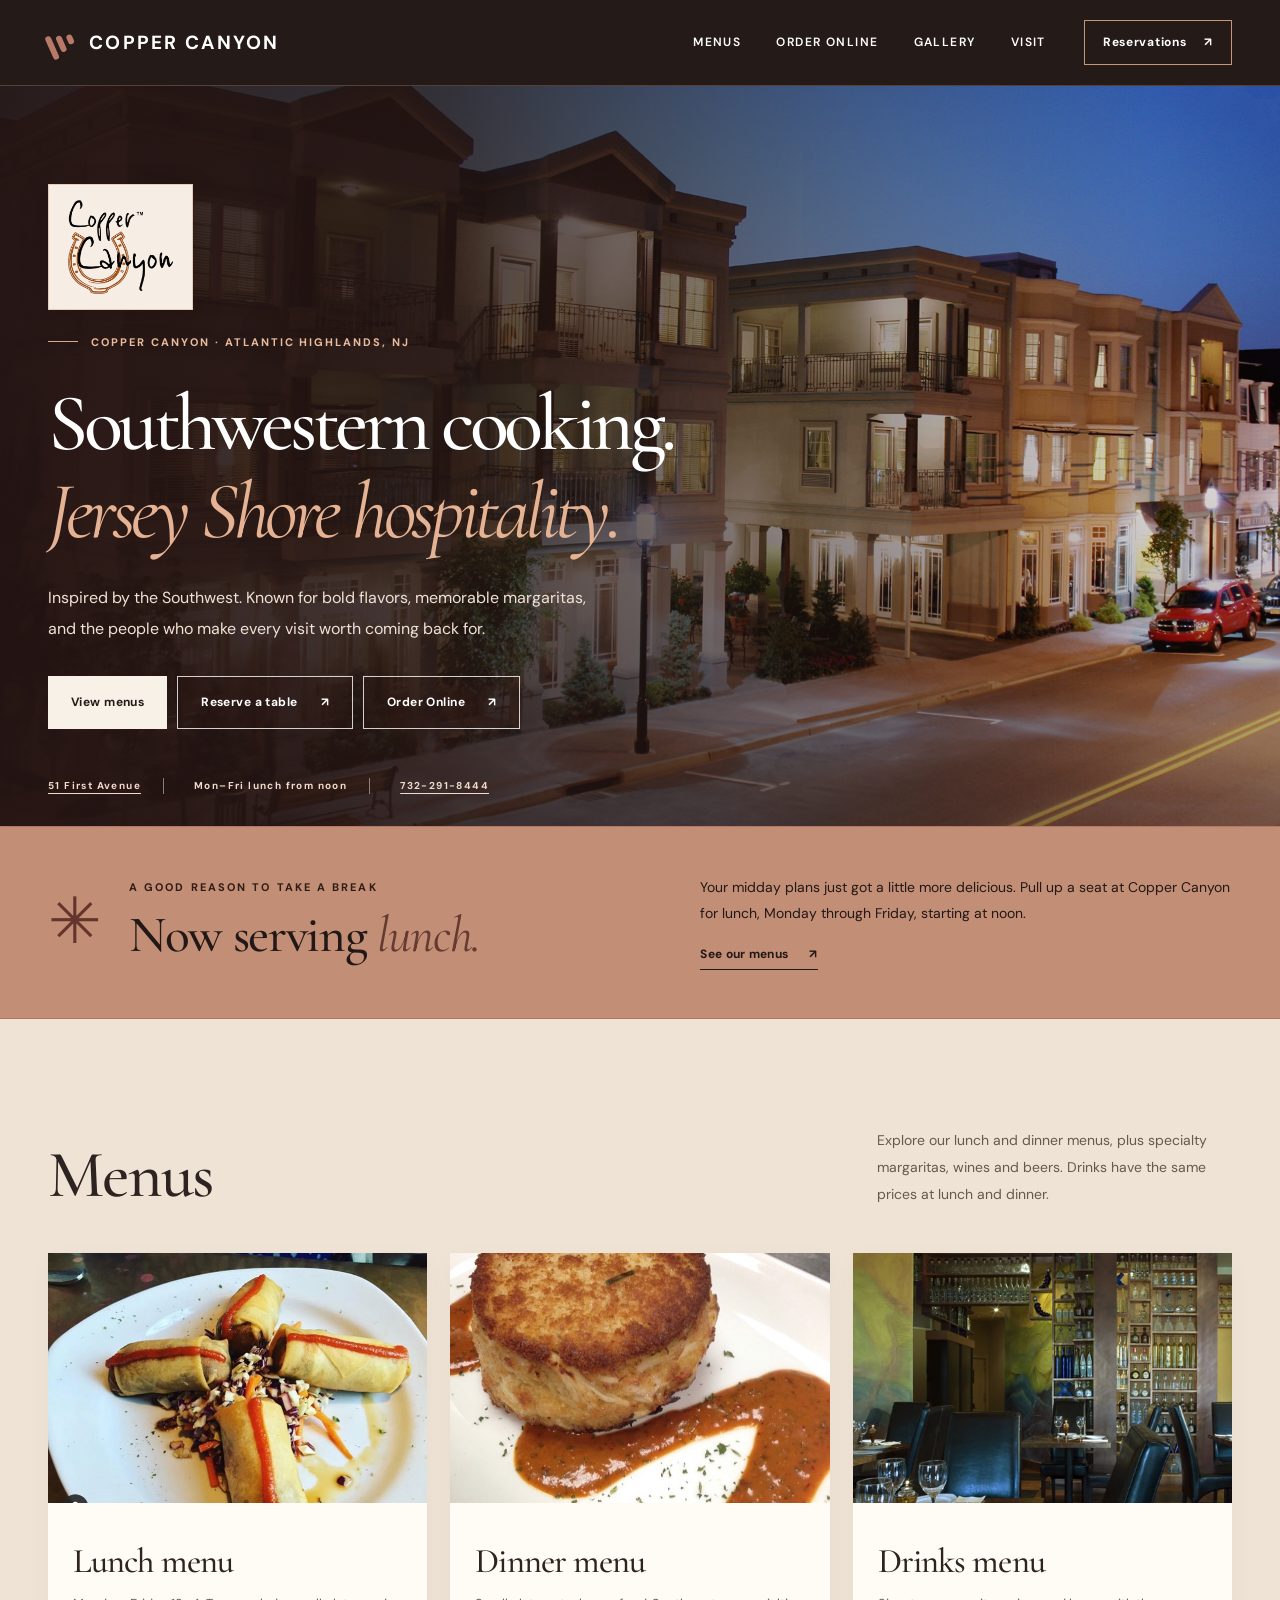
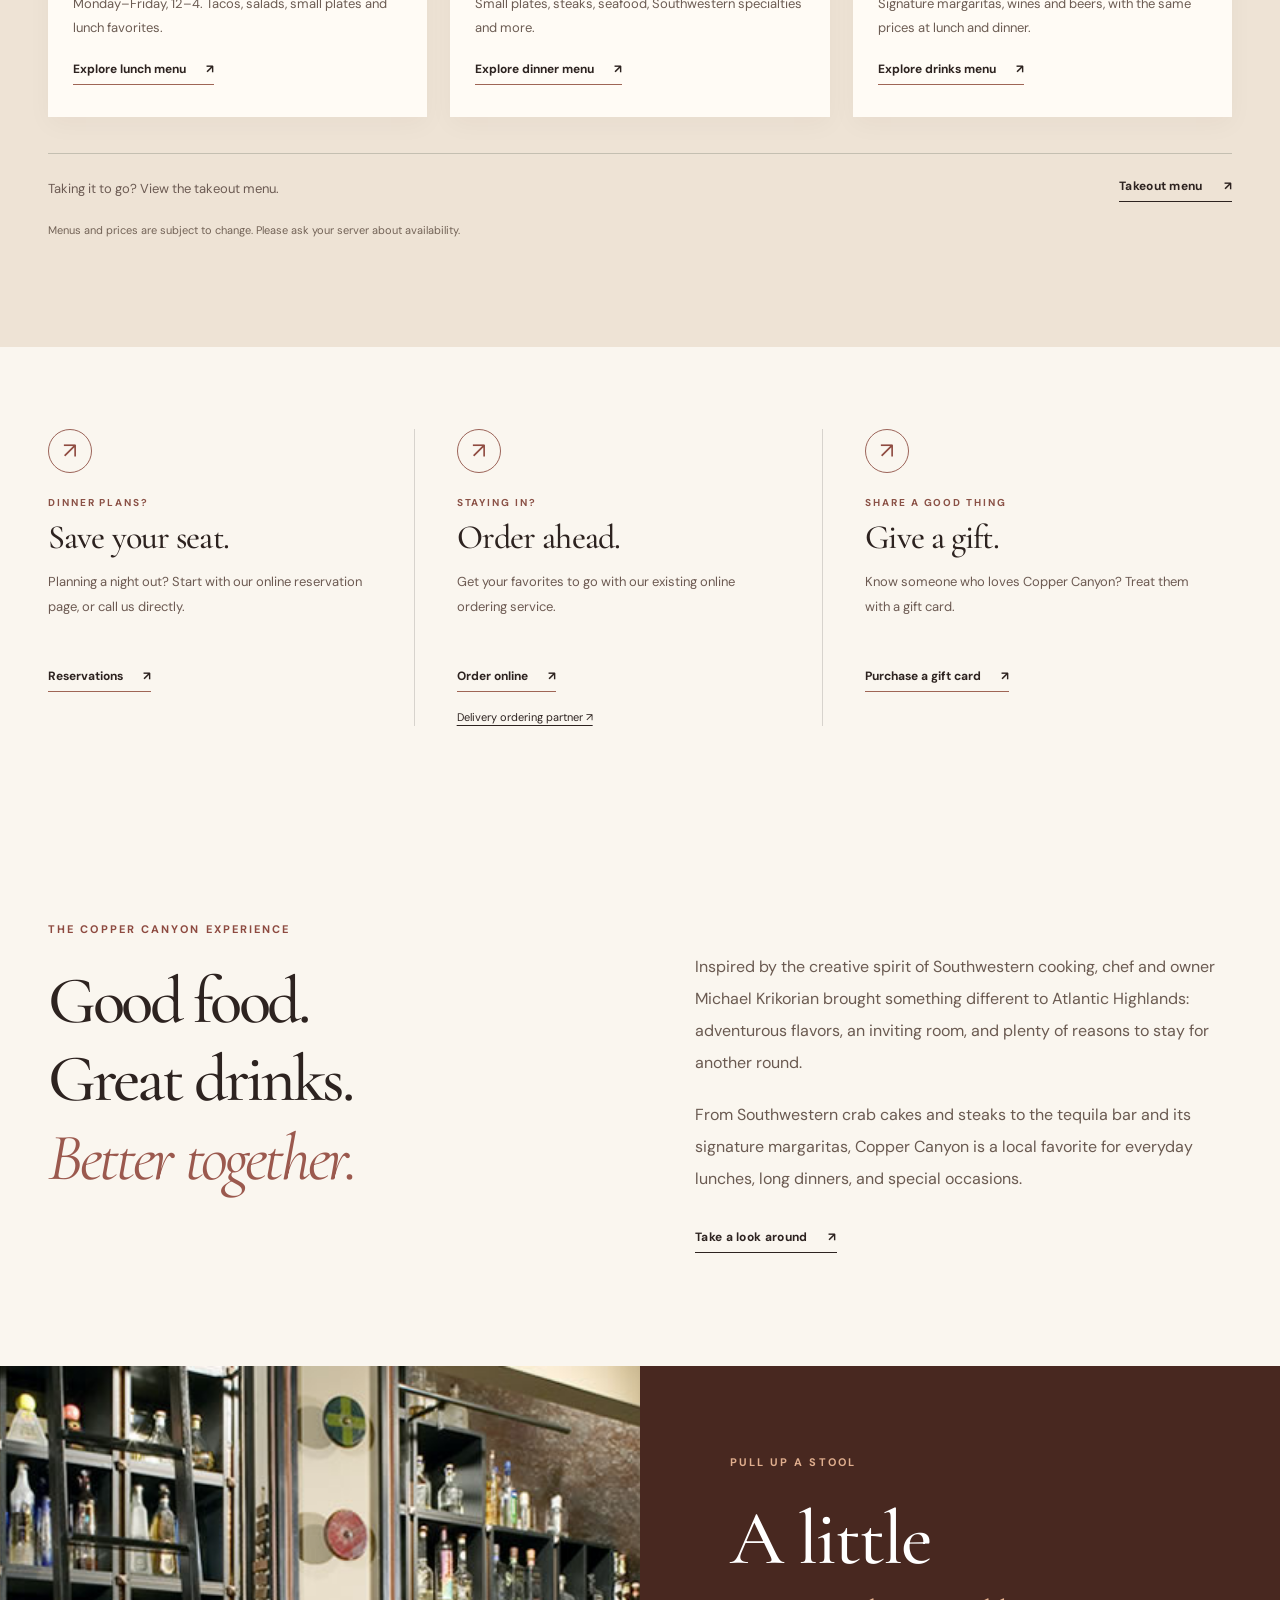
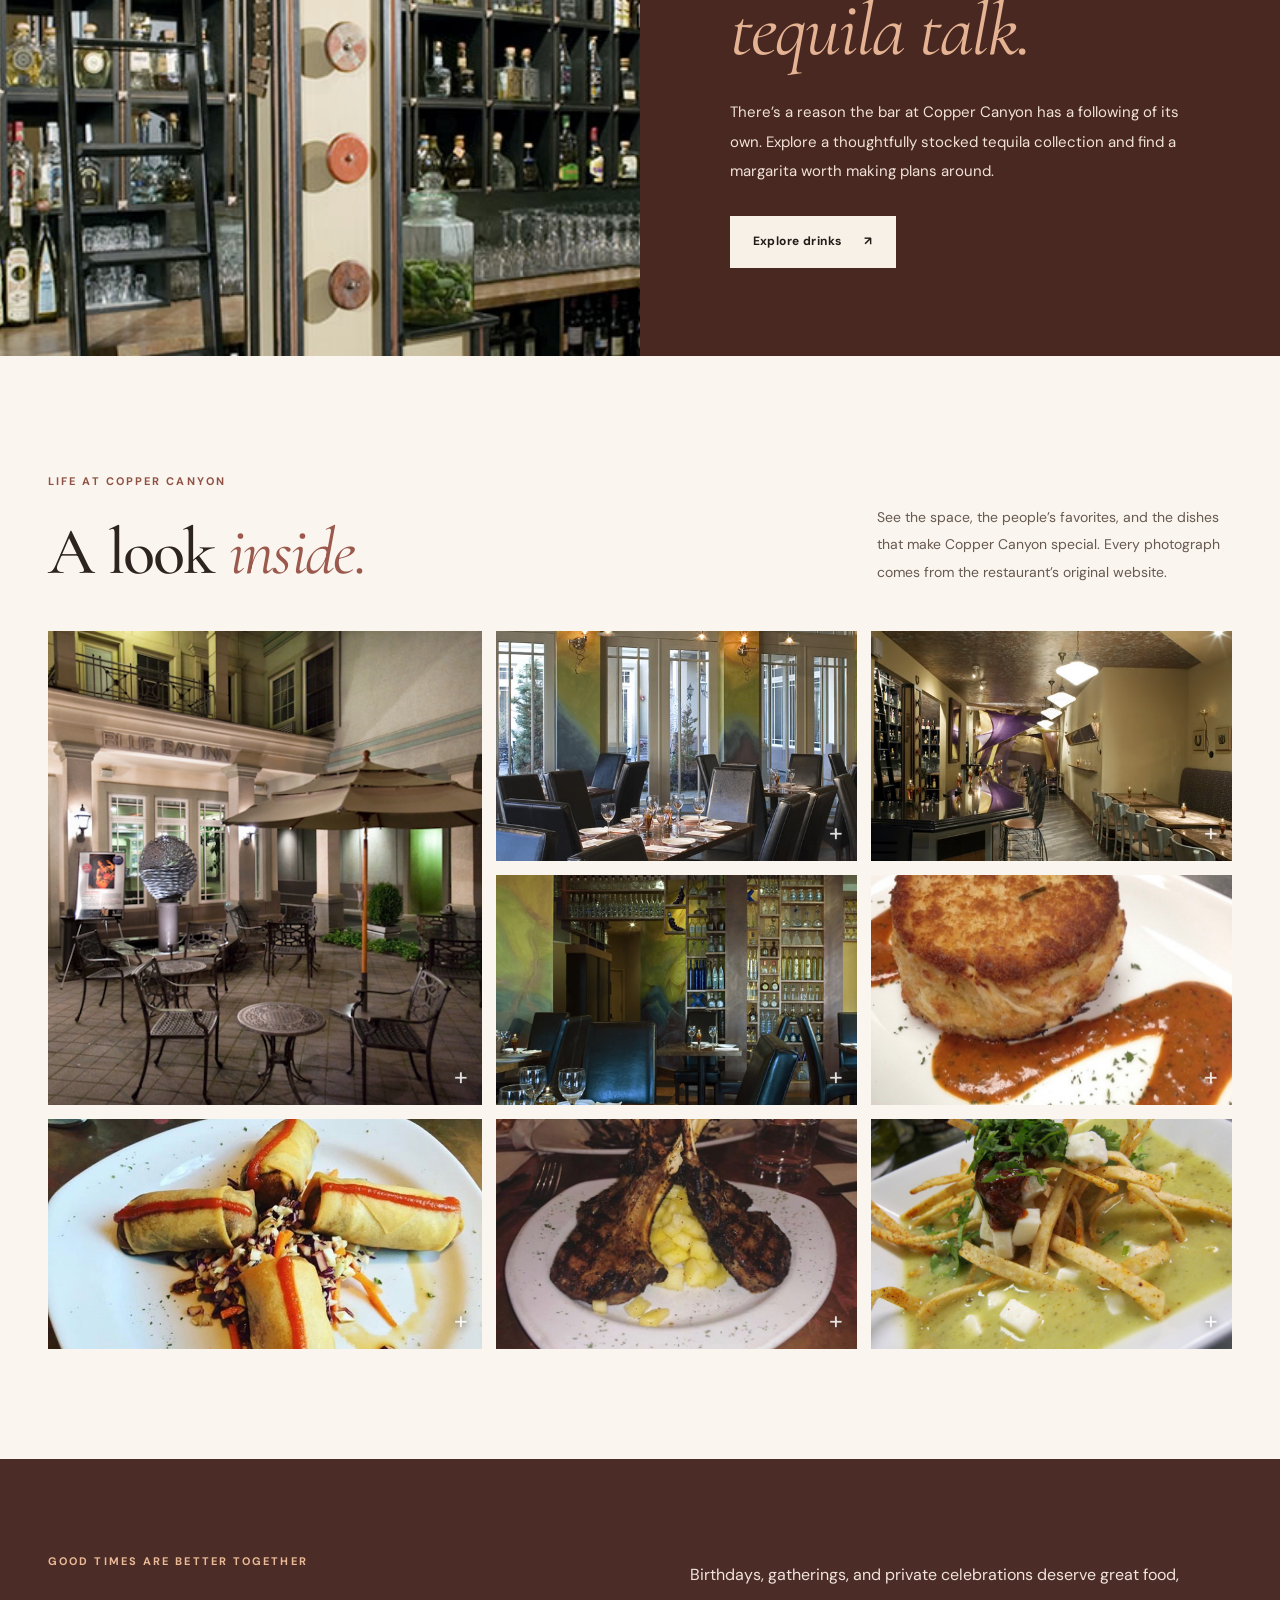
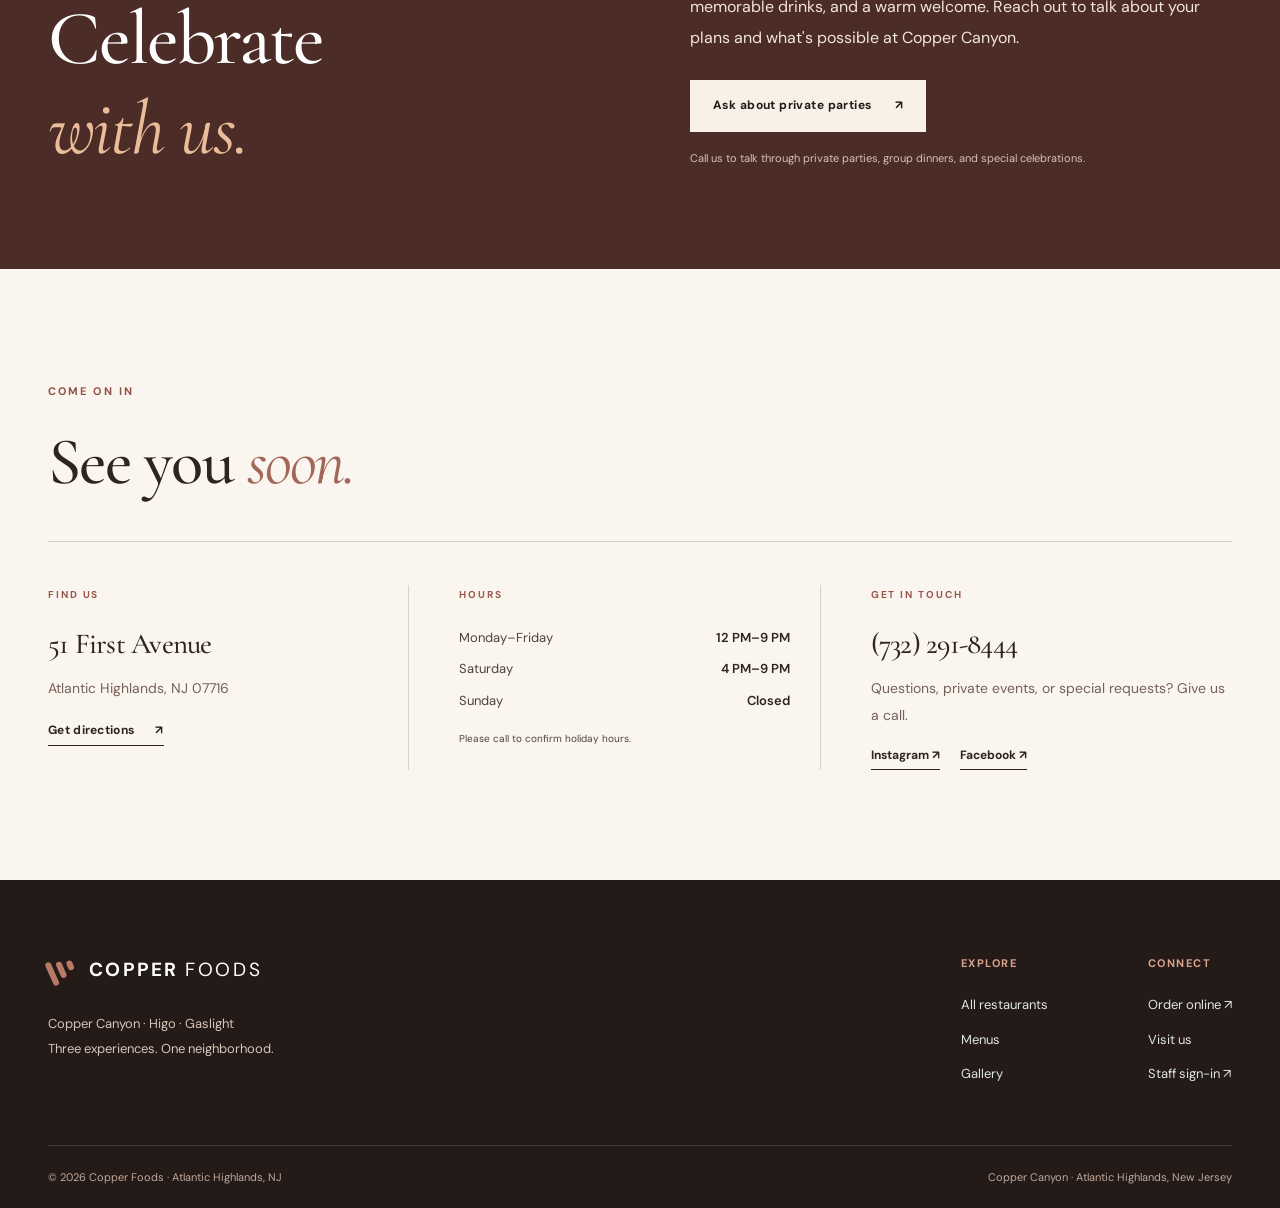
<file: copper-canyon.html>
<!DOCTYPE html>
<html lang="en">
<head>
  <meta name="robots" content="noindex,nofollow">
  <meta charset="utf-8">
  <meta name="viewport" content="width=device-width, initial-scale=1">
  <meta name="theme-color" content="#241a18">
  <meta name="description" content="Discover Copper Canyon in Atlantic Highlands, NJ. Southwestern cuisine, signature margaritas, tequila, lunch Monday–Friday, reservations, online ordering, gift cards, and private events.">
  <meta property="og:title" content="Copper Canyon | Copper Foods">
  <meta property="og:description" content="Southwestern flavors. Legendary margaritas. A neighborhood favorite in Atlantic Highlands.">
  <title>Copper Canyon | Southwestern Dining & Margaritas | Atlantic Highlands</title>
  <link rel="preconnect" href="https://fonts.googleapis.com">
  <link rel="preconnect" href="https://fonts.gstatic.com" crossorigin>
  <link href="https://fonts.googleapis.com/css2?family=Cormorant+Garamond:ital,wght@0,400;0,500;0,600;1,400;1,500&family=DM+Sans:wght@400;500;600;700&display=swap" rel="stylesheet">
  <link rel="stylesheet" href="styles.css">
  <link rel="stylesheet" href="copper-canyon.css">
  <link rel="stylesheet" href="copper-canyon-theme.css">
  <script src="app.js" defer></script>
  <script src="copper-canyon.js" defer></script>
  <link rel="stylesheet" href="website-gallery.css">
  <script type="module" src="website-gallery.js"></script>
</head>
<body class="cc-site">
  <a class="skip-link" href="#main">Skip to content</a>
  <header class="site-header">
    <div class="header-inner shell">
      <a class="wordmark" href="index.html" aria-label="Copper Foods home">
        <span class="wordmark-symbol" aria-hidden="true"><span></span><span></span><span></span></span>
        <span>COPPER CANYON</span>
      </a>
      <nav class="desktop-nav" aria-label="Copper Canyon navigation">
        <a href="#menus">Menus</a><a href="https://www.orderthecoppercanyon.com/">Order Online</a><a href="#gallery">Gallery</a><a href="#visit">Visit</a>
      </nav>
      <a class="header-cta" href="https://www.yelp.com/reservations/copper-canyon-atlantic-highlands" target="_blank" rel="noopener noreferrer">Reservations <span aria-hidden="true">↗</span></a>
      <button class="menu-toggle" type="button" aria-expanded="false" aria-controls="mobile-navigation" aria-label="Open navigation"><span></span><span></span><span></span></button>
    </div>
    <nav class="mobile-nav" id="mobile-navigation" aria-label="Mobile navigation" hidden>
      <a href="#menus">Menus</a><a href="https://www.orderthecoppercanyon.com/">Order Online</a><a href="#gallery">Gallery</a><a href="#visit">Visit</a><a href="https://www.yelp.com/reservations/copper-canyon-atlantic-highlands" target="_blank" rel="noopener noreferrer">Reservations ↗</a><a href="index.html">All three restaurants ↗</a>
    </nav>
  </header>

  <main id="main">
    <section class="cc-hero">
      <div class="cc-hero-photo"><img src="assets/copper-canyon/exterior.jpg" alt="The Copper Canyon building and First Avenue at dusk" fetchpriority="high"></div>
      <div class="cc-hero-shade"></div>
      <div class="cc-hero-content section-shell">
        <div class="cc-brand-plate"><img src="assets/copper-canyon/logo.png" alt="Copper Canyon original horseshoe logo"></div>
        <p class="cc-kicker"><span></span> COPPER CANYON · ATLANTIC HIGHLANDS, NJ</p>
        <h1>Southwestern cooking.<br><em>Jersey Shore hospitality.</em></h1>
        <p>Inspired by the Southwest. Known for bold flavors, memorable margaritas, and the people who make every visit worth coming back for.</p>
        <div class="cc-hero-cta">
          <a class="button button-light" href="#menus">View menus</a>
          <a class="button cc-button-outline" href="https://www.yelp.com/reservations/copper-canyon-atlantic-highlands" target="_blank" rel="noopener noreferrer">Reserve a table <span aria-hidden="true">↗</span></a>
          <a class="button cc-button-outline" href="https://www.orderthecoppercanyon.com/">Order Online <span aria-hidden="true">↗</span></a>
        </div>
        <div class="cc-hero-meta"><span><a href="#visit">51 First Avenue</a></span><span>Mon–Fri lunch from noon</span><span><a href="tel:+17322918444">732-291-8444</a></span></div>
      </div>
    </section>

    <section class="cc-lunch" aria-labelledby="cc-lunch-title">
      <div class="section-shell cc-lunch-inner">
        <div class="cc-lunch-heading"><span class="cc-sun" aria-hidden="true">✳</span><div><p class="eyebrow">A GOOD REASON TO TAKE A BREAK</p><h2 id="cc-lunch-title">Now serving <em>lunch.</em></h2></div></div>
        <div class="cc-lunch-detail"><p>Your midday plans just got a little more delicious. Pull up a seat at Copper Canyon for lunch, Monday through Friday, starting at noon.</p><a class="text-link" href="copper-canyon-menus.html#lunch">See our menus <span aria-hidden="true">↗</span></a></div>
      </div>
    </section>

    <section class="cc-menu-section" id="menus" aria-labelledby="menus-title">
      <div class="section-shell">
        <div class="cc-section-head"><div><h2 id="menus-title">Menus</h2></div><p>Explore our lunch and dinner menus, plus specialty margaritas, wines and beers. Drinks have the same prices at lunch and dinner.</p></div>
        <div class="cc-menu-grid">
          <article class="cc-menu-card"><div class="cc-menu-visual cc-menu-food"><img src="assets/copper-canyon/spring-rolls.jpg" alt="Southwestern spring rolls photographed at Copper Canyon" loading="lazy"></div><div class="cc-menu-content"><h3>Lunch menu</h3><p>Monday–Friday, 12–4. Tacos, salads, small plates and lunch favorites.</p><a href="copper-canyon-menus.html#lunch">Explore lunch menu <span aria-hidden="true">↗</span></a></div></article>
          <article class="cc-menu-card"><div class="cc-menu-visual"><img src="assets/copper-canyon/crab-cake.jpg" alt="Copper Canyon crab cake served with sauce" loading="lazy"></div><div class="cc-menu-content"><h3>Dinner menu</h3><p>Small plates, steaks, seafood, Southwestern specialties and more.</p><a href="copper-canyon-menus.html#dinner">Explore dinner menu <span aria-hidden="true">↗</span></a></div></article>
          <article class="cc-menu-card"><div class="cc-menu-visual"><img src="assets/copper-canyon/tequila-shelves.jpg" alt="Copper Canyon tequila collection" loading="lazy"></div><div class="cc-menu-content"><h3>Drinks menu</h3><p>Signature margaritas, wines and beers, with the same prices at lunch and dinner.</p><a href="copper-canyon-menus.html#drinks">Explore drinks menu <span aria-hidden="true">↗</span></a></div></article>
        </div>
        <div class="cc-takeout-row"><p>Taking it to go? View the takeout menu.</p><a class="text-link" href="https://www.thecoppercanyon.com/takeout-menu" target="_blank" rel="noopener noreferrer">Takeout menu <span aria-hidden="true">↗</span></a></div>
        <p class="cc-menu-note">Menus and prices are subject to change. Please ask your server about availability.</p>
      </div>
    </section>

    <section class="cc-actions" aria-label="Order, reserve or send a gift card">
      <div class="section-shell cc-actions-grid">
        <article><div class="cc-action-icon" aria-hidden="true">↗</div><p class="eyebrow">DINNER PLANS?</p><h3>Save your seat.</h3><p>Planning a night out? Start with our online reservation page, or call us directly.</p><a href="https://www.yelp.com/reservations/copper-canyon-atlantic-highlands" target="_blank" rel="noopener noreferrer">Reservations <span aria-hidden="true">↗</span></a></article>
        <article><div class="cc-action-icon" aria-hidden="true">↗</div><p class="eyebrow">STAYING IN?</p><h3>Order ahead.</h3><p>Get your favorites to go with our existing online ordering service.</p><a href="https://www.orderthecoppercanyon.com/" target="_blank" rel="noopener noreferrer">Order online <span aria-hidden="true">↗</span></a><a class="cc-action-secondary" href="https://order.online/business/copper-canyon--51-1st-ave-14146713" target="_blank" rel="noopener noreferrer">Delivery ordering partner ↗</a></article>
        <article><div class="cc-action-icon" aria-hidden="true">↗</div><p class="eyebrow">SHARE A GOOD THING</p><h3>Give a gift.</h3><p>Know someone who loves Copper Canyon? Treat them with a gift card.</p><a href="https://my.loopz.io/gift-card/d4568136-585d-4129-941e-ec1863cd267f?locale=en-US" target="_blank" rel="noopener noreferrer">Purchase a gift card <span aria-hidden="true">↗</span></a></article>
      </div>
    </section>

    <section class="cc-intro section-shell" id="our-story">
      <div class="cc-intro-title"><p class="eyebrow">THE COPPER CANYON EXPERIENCE</p><h2>Good food.<br>Great drinks.<br><em>Better together.</em></h2></div>
      <div class="cc-intro-copy"><p>Inspired by the creative spirit of Southwestern cooking, chef and owner Michael Krikorian brought something different to Atlantic Highlands: adventurous flavors, an inviting room, and plenty of reasons to stay for another round.</p><p>From Southwestern crab cakes and steaks to the tequila bar and its signature margaritas, Copper Canyon is a local favorite for everyday lunches, long dinners, and special occasions.</p><a class="text-link" href="#gallery">Take a look around <span aria-hidden="true">↗</span></a></div>
    </section>

    <section class="cc-drinks" aria-labelledby="cc-drinks-title"><div class="cc-drinks-image"><img src="assets/copper-canyon/tequila-bar.jpg" alt="The Copper Canyon tequila bar" loading="lazy"></div><div class="cc-drinks-copy"><div><p class="eyebrow">PULL UP A STOOL</p><h2 id="cc-drinks-title">A little<br><em>tequila talk.</em></h2><p>There’s a reason the bar at Copper Canyon has a following of its own. Explore a thoughtfully stocked tequila collection and find a margarita worth making plans around.</p><a class="button button-light" href="copper-canyon-menus.html#drinks">Explore drinks <span aria-hidden="true">↗</span></a></div></div></section>

    <section class="cc-gallery section-shell" id="gallery">
      <div class="cc-section-head"><div><p class="eyebrow">LIFE AT COPPER CANYON</p><h2>A look <em>inside.</em></h2></div><p>See the space, the people’s favorites, and the dishes that make Copper Canyon special. Every photograph comes from the restaurant’s original website.</p></div>
      <div class="cc-gallery-grid">
        <button class="cc-gallery-tile tile-big" type="button" data-image="assets/copper-canyon/patio.jpg" data-alt="The Copper Canyon outdoor patio" aria-label="View the copper canyon outdoor patio photograph"><img src="assets/copper-canyon/patio.jpg" alt="The Copper Canyon outdoor patio" loading="lazy"></button>
        <button class="cc-gallery-tile" type="button" data-image="assets/copper-canyon/dining-room.jpg" data-alt="Copper Canyon dining room set for service" aria-label="View copper canyon dining room set for service photograph"><img src="assets/copper-canyon/dining-room.jpg" alt="Copper Canyon dining room set for service" loading="lazy"></button>
        <button class="cc-gallery-tile" type="button" data-image="assets/copper-canyon/bar-room.jpg" data-alt="Interior of the Copper Canyon bar" aria-label="View interior of the copper canyon bar photograph"><img src="assets/copper-canyon/bar-room.jpg" alt="Interior of the Copper Canyon bar" loading="lazy"></button>
        <button class="cc-gallery-tile" type="button" data-image="assets/copper-canyon/tequila-shelves.jpg" data-alt="Tequila bottles and shelves at Copper Canyon" aria-label="View tequila bottles and shelves at copper canyon photograph"><img src="assets/copper-canyon/tequila-shelves.jpg" alt="Tequila bottles and shelves at Copper Canyon" loading="lazy"></button>
        <button class="cc-gallery-tile" type="button" data-image="assets/copper-canyon/crab-cake.jpg" data-alt="Copper Canyon crab cake" aria-label="View copper canyon crab cake photograph"><img src="assets/copper-canyon/crab-cake.jpg" alt="Copper Canyon crab cake" loading="lazy"></button>
        <button class="cc-gallery-tile" type="button" data-image="assets/copper-canyon/spring-rolls.jpg" data-alt="Southwestern spring rolls" aria-label="View southwestern spring rolls photograph"><img src="assets/copper-canyon/spring-rolls.jpg" alt="Southwestern spring rolls" loading="lazy"></button>
        <button class="cc-gallery-tile" type="button" data-image="assets/copper-canyon/lamb-chops.jpg" data-alt="Grilled lamb chops served with pineapple at Copper Canyon" aria-label="View grilled lamb chops served with pineapple at copper canyon photograph"><img src="assets/copper-canyon/lamb-chops.jpg" alt="Grilled lamb chops served with pineapple at Copper Canyon" loading="lazy"></button>
        <button class="cc-gallery-tile" type="button" data-image="assets/copper-canyon/plated-specialty.jpg" data-alt="Plated Southwestern specialty from Copper Canyon" aria-label="View plated southwestern specialty from copper canyon photograph"><img src="assets/copper-canyon/plated-specialty.jpg" alt="Plated Southwestern specialty from Copper Canyon" loading="lazy"></button>
      </div>
      <div class="website-photos" data-website-gallery="copper-canyon" aria-labelledby="staff-photo-title" hidden>
        <h2 id="staff-photo-title">More from Copper Canyon</h2>
        <div class="website-photo-grid"></div>
      </div>
    </section>

    <section class="cc-events" aria-labelledby="cc-events-title">
      <div class="section-shell cc-events-inner">
        <div><p class="eyebrow">GOOD TIMES ARE BETTER TOGETHER</p><h2 id="cc-events-title">Celebrate<br><em>with us.</em></h2></div>
        <div><p>Birthdays, gatherings, and private celebrations deserve great food, memorable drinks, and a warm welcome. Reach out to talk about your plans and what's possible at Copper Canyon.</p><a class="button button-light" href="tel:+17322918444">Ask about private parties <span aria-hidden="true">↗</span></a><p class="cc-events-note">Call us to talk through private parties, group dinners, and special celebrations.</p></div>
      </div>
    </section>

    <section class="cc-visit section-shell" id="visit" aria-labelledby="cc-visit-title">
      <div class="cc-section-head"><div><p class="eyebrow">COME ON IN</p><h2 id="cc-visit-title">See you <em>soon.</em></h2></div></div>
      <div class="cc-visit-grid">
        <div><p class="eyebrow">FIND US</p><h3>51 First Avenue</h3><p>Atlantic Highlands, NJ 07716</p><a class="text-link" target="_blank" rel="noopener noreferrer" href="https://www.google.com/maps/search/?api=1&query=Copper+Canyon+51+First+Avenue+Atlantic+Highlands+NJ">Get directions <span aria-hidden="true">↗</span></a></div>
        <div><p class="eyebrow">HOURS</p><div class="cc-hours"><span>Monday–Friday</span><strong>12 PM–9 PM</strong><span>Saturday</span><strong>4 PM–9 PM</strong><span>Sunday</span><strong>Closed</strong></div><p class="cc-fineprint">Please call to confirm holiday hours.</p></div>
        <div><p class="eyebrow">GET IN TOUCH</p><h3><a href="tel:+17322918444">(732) 291-8444</a></h3><p>Questions, private events, or special requests? Give us a call.</p><div class="cc-socials"><a href="https://www.instagram.com/thecoppercanyon/" target="_blank" rel="noopener noreferrer">Instagram ↗</a><a href="https://www.facebook.com/thecoppercanyon" target="_blank" rel="noopener noreferrer">Facebook ↗</a></div></div>
      </div>
    </section>
  </main>

  <footer class="site-footer">
    <div class="shell footer-main"><div><a class="wordmark footer-wordmark" href="index.html"><span class="wordmark-symbol" aria-hidden="true"><span></span><span></span><span></span></span><span>COPPER <em>FOODS</em></span></a><p>Copper Canyon · Higo · Gaslight<br>Three experiences. One neighborhood.</p></div><div class="footer-links"><div><strong>EXPLORE</strong><a href="index.html">All restaurants</a><a href="#menus">Menus</a><a href="#gallery">Gallery</a></div><div><strong>CONNECT</strong><a href="order-online.html">Order online <span aria-hidden="true">↗</span></a><a href="#visit">Visit us</a><a href="https://staging.higolounge.com/admin.html">Staff sign-in ↗</a></div></div></div>
    <div class="shell footer-bottom"><span>© <span id="year">2026</span> Copper Foods · Atlantic Highlands, NJ</span><span>Copper Canyon · Atlantic Highlands, New Jersey</span></div>
  </footer>

  <div class="cc-lightbox" id="cc-lightbox" role="dialog" aria-modal="true" aria-label="Photo preview" hidden>
    <div class="cc-lightbox-panel">
      <button class="cc-lightbox-close" type="button" aria-label="Close photograph">×</button>
      <img alt="">
      <p>Photographs from Copper Canyon</p>
    </div>
  </div>
</body>
</html>
</file>
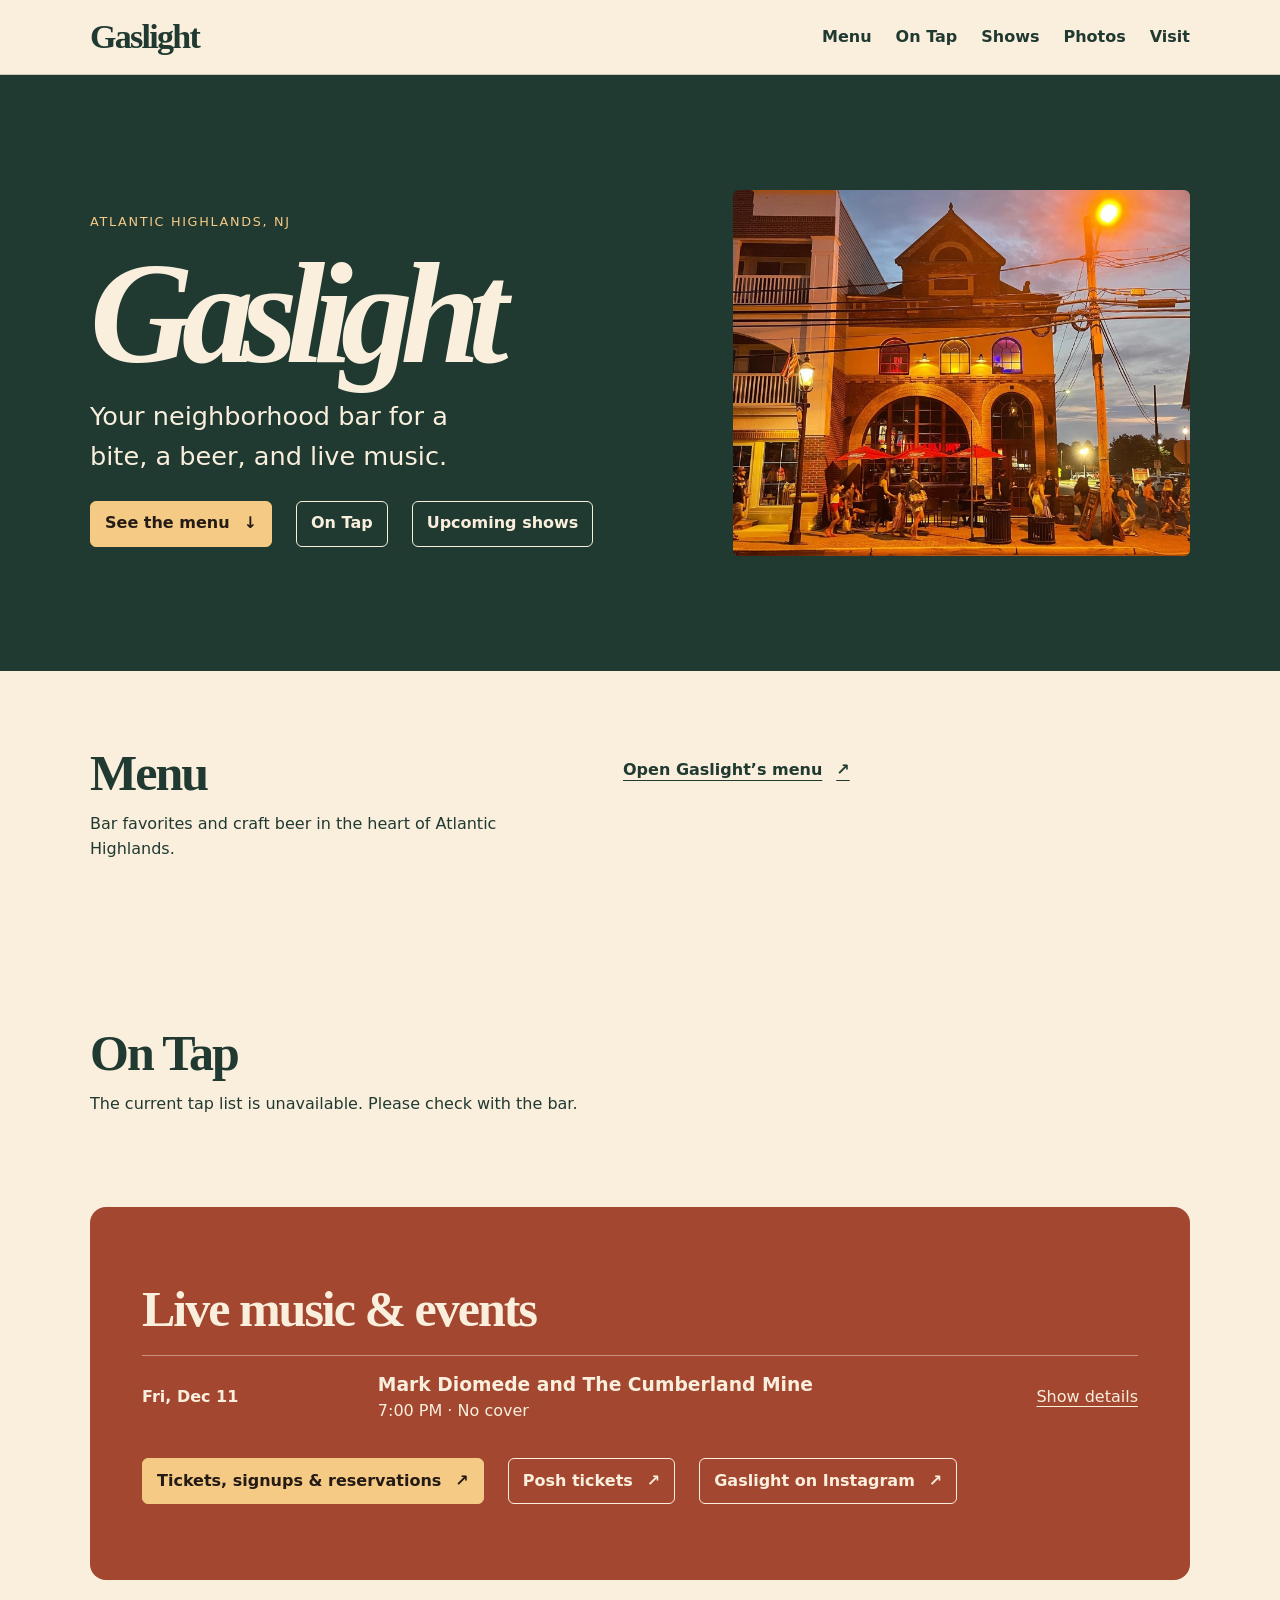
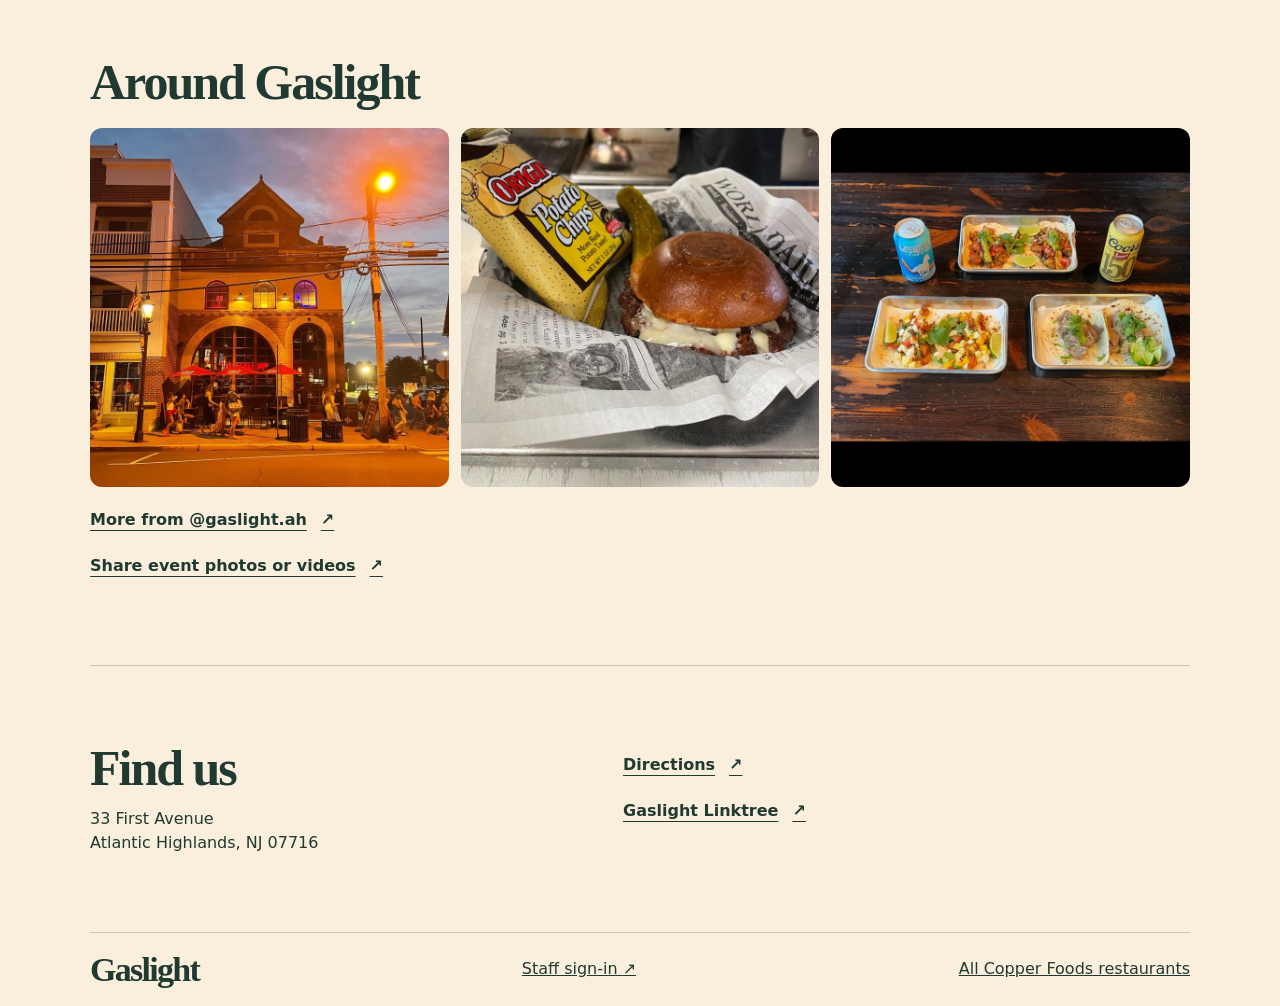
<file: gaslight.html>
<!doctype html>
<html lang="en">
<head>
  <meta charset="utf-8">
  <meta name="viewport" content="width=device-width, initial-scale=1">
  <meta name="robots" content="noindex,nofollow">
  <meta name="description" content="Gaslight, a neighborhood bar and live music venue at 33 First Avenue in Atlantic Highlands, New Jersey. Find menus, shows, and directions.">
  <meta name="theme-color" content="#203931">
  <title>Gaslight | Neighborhood Bar &amp; Live Music</title>
  <link rel="stylesheet" href="shared-menu.css">
  <link rel="stylesheet" href="gaslight.css">
  <script type="module" src="shared-menu.js"></script>
  <script type="module" src="gaslight-calendar.js"></script>
  <script type="module" src="gaslight-on-tap.js"></script>
  <link rel="stylesheet" href="website-gallery.css">
  <script type="module" src="website-gallery.js"></script>
</head>
<body class="gaslight-site">
<a class="gl-skip" href="#main">Skip to content</a>
<header class="gl-header">
  <div class="gl-shell gl-header-inner">
    <a class="gl-wordmark" href="gaslight.html" aria-label="Gaslight home">Gaslight</a>
    <nav aria-label="Gaslight">
      <a href="#menu">Menu</a>
      <a href="#on-tap">On Tap</a>
      <a href="#shows">Shows</a>
      <a href="#photos">Photos</a>
      <a href="#visit">Visit</a>
    </nav>
  </div>
</header>
<main id="main">
  <section class="gl-hero" aria-labelledby="gaslight-title">
    <div class="gl-shell gl-hero-inner">
      <div class="gl-hero-copy">
        <p class="gl-location">Atlantic Highlands, NJ</p>
        <h1 id="gaslight-title">Gaslight</h1>
        <p class="gl-lede">Your neighborhood bar for a bite, a beer, and live music.</p>
        <div class="gl-actions">
          <a class="gl-button gl-button-light" href="#menu">See the menu <span aria-hidden="true">↓</span></a>
          <a class="gl-button gl-button-outline" href="#on-tap">On Tap</a>
          <a class="gl-button gl-button-outline" href="#shows">Upcoming shows</a>
        </div>
      </div>
      <figure class="gl-hero-photo">
        <img src="assets/gaslight/patio.jpg" alt="Gaslight’s First Avenue storefront and patio at dusk" fetchpriority="high" decoding="async">
      </figure>
    </div>
  </section>
  <div class="gl-shell">
    <section id="menu" class="gl-section gl-menu-section" aria-labelledby="menu-title">
      <div>
        <h2 id="menu-title">Menu</h2>
        <p>Bar favorites and craft beer in the heart of Atlantic Highlands.</p>
      </div>
      <div>
        <div class="shared-menu-photos" data-shared-menu="gaslight" aria-label="Published Gaslight menu" hidden></div>
        <a class="gl-text-link" data-menu-fallback href="https://linktr.ee/gaslight33">Open Gaslight’s menu <span aria-hidden="true">↗</span></a>
      </div>
    </section>
    <section id="on-tap" class="gl-section" aria-labelledby="tap-title">
      <p class="gl-tap-print-only">Gaslight · Atlantic Highlands, NJ</p>
      <h2 id="tap-title">On Tap</h2>
      <p id="gl-tap-status" role="status">Loading the tap list…</p>
      <dl id="gl-tap-list" class="gl-tap-list" hidden></dl>
      <div class="gl-tap-print-only">
        <figure class="gl-tap-qr">
          <img src="assets/gaslight/on-tap-qr-staging.svg" width="120" height="120" alt="Gaslight On Tap QR code">
          <figcaption>Scan for the current tap list</figcaption>
        </figure>
        <button class="gl-button gl-button-light" id="gl-print-taps" type="button" disabled>Print tap menu</button>
      </div>
    </section>
    <section id="shows" class="gl-section gl-shows" aria-labelledby="shows-title">
      <h2 id="shows-title">Live music &amp; events</h2>
      <ol class="gl-calendar" aria-label="Upcoming shows" hidden></ol>
      <p id="gl-no-shows" role="status"></p>
      <noscript><p>See Gaslight’s event links below for upcoming shows.</p></noscript>
      <div class="gl-actions">
        <a class="gl-button gl-button-light" href="https://staging.higolounge.com/gaslight-bookings.html">Tickets, signups &amp; reservations <span aria-hidden="true">↗</span></a>
        <a class="gl-button gl-button-outline" href="https://posh.vip/g/gaslight">Posh tickets <span aria-hidden="true">↗</span></a>
        <a class="gl-button gl-button-outline" href="https://www.instagram.com/gaslight.ah/">Gaslight on Instagram <span aria-hidden="true">↗</span></a>

      </div>
    </section>
    <section id="photos" class="gl-section gl-photos" aria-labelledby="photos-title">
      <h2 id="photos-title">Around Gaslight</h2>
      <div class="gl-photo-grid">
        <a href="https://www.instagram.com/p/CwQhDo0gfeH/">
          <img src="assets/gaslight/patio.jpg" alt="Gaslight’s First Avenue storefront and patio at dusk" loading="lazy" decoding="async">
        </a>
        <a href="https://www.instagram.com/p/CwBIbyjAobw/">
          <img src="assets/gaslight/burger.jpg" alt="Gaslight cheeseburger with chips and a pickle" loading="lazy" decoding="async">
        </a>
        <a href="https://www.instagram.com/p/Cx-indTA6Ck/">
          <img src="assets/gaslight/tacos-and-beer.jpg" alt="Three trays of tacos and two beers on a table at Gaslight" loading="lazy" decoding="async">
        </a>
      </div>
      <div class="website-photos" data-website-gallery="gaslight" aria-labelledby="staff-photo-title" hidden>
        <h2 id="staff-photo-title">More from Gaslight</h2>
        <div class="website-photo-grid"></div>
      </div>
      <a class="gl-text-link" href="https://www.instagram.com/gaslight.ah/">More from @gaslight.ah <span aria-hidden="true">↗</span></a>
      <div><a class="gl-text-link" href="https://staging.higolounge.com/gaslight-contribute.html">Share event photos or videos <span aria-hidden="true">↗</span></a></div>
    </section>
    <section id="visit" class="gl-section gl-visit" aria-labelledby="visit-title">
      <div>
        <h2 id="visit-title">Find us</h2>
        <address>33 First Avenue<br>Atlantic Highlands, NJ 07716</address>
      </div>
      <div class="gl-visit-links">
        <a class="gl-text-link" href="https://www.google.com/maps/search/?api=1&amp;query=Gaslight+33+First+Avenue+Atlantic+Highlands+NJ">Directions <span aria-hidden="true">↗</span></a>
        <a class="gl-text-link" href="https://linktr.ee/gaslight33">Gaslight Linktree <span aria-hidden="true">↗</span></a>
      </div>
    </section>
  </div>
</main>
<footer class="gl-shell gl-footer">
  <a class="gl-wordmark" href="gaslight.html">Gaslight</a>
  <a href="https://staging.higolounge.com/admin.html#tab-gaslight">Staff sign-in <span aria-hidden="true">↗</span></a>
  <a href="index.html">All Copper Foods restaurants</a>
</footer>
</body>
</html>
</file>
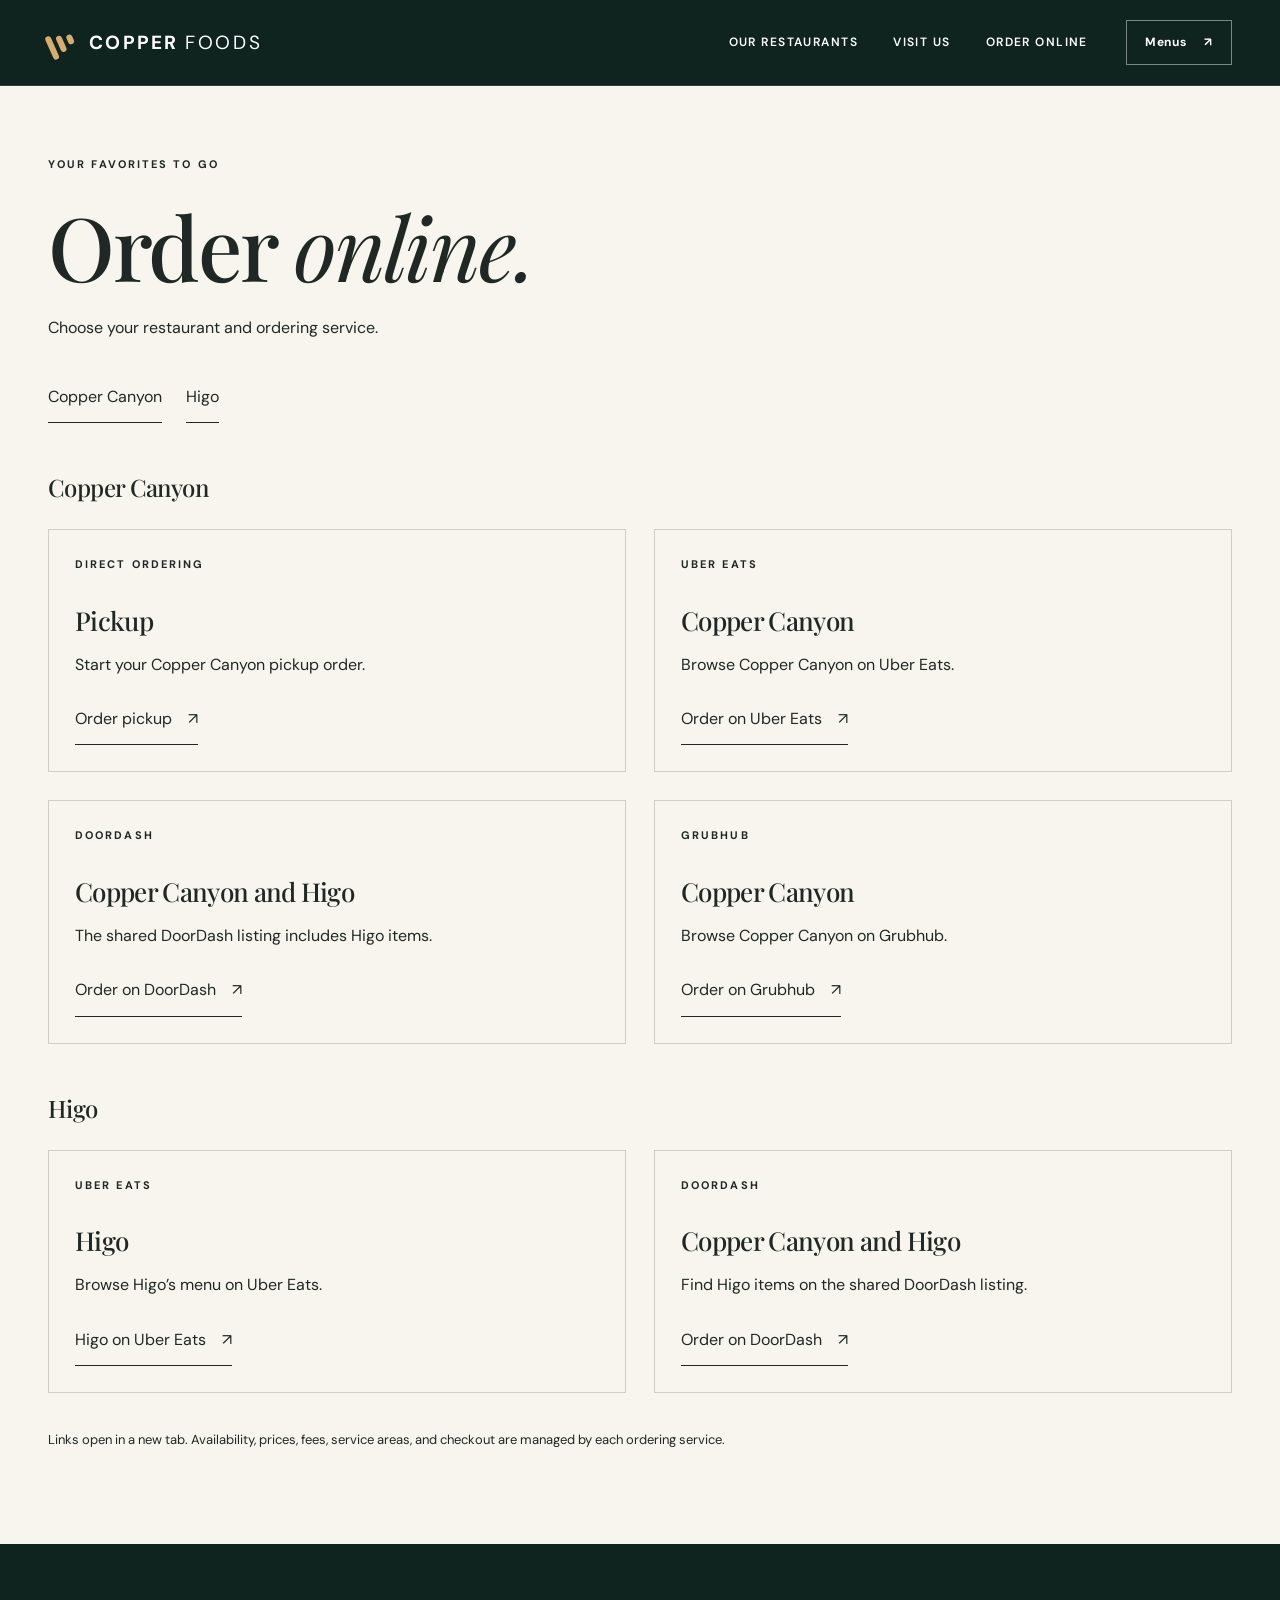
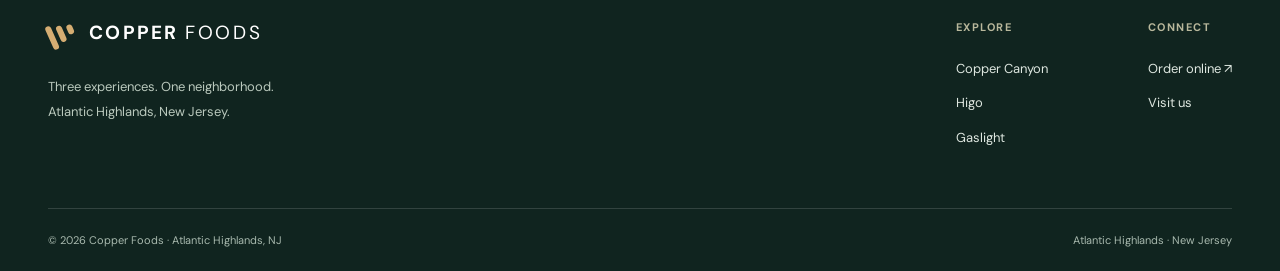
<file: order-online.html>
<!DOCTYPE html>
<html lang="en">
<head>
  <meta charset="utf-8">
  <meta name="robots" content="noindex,nofollow">
  <meta name="viewport" content="width=device-width, initial-scale=1">
  <meta name="theme-color" content="#142720">
  <meta name="description" content="Order Copper Canyon and Higo online. Choose direct pickup, Uber Eats, DoorDash, or Grubhub.">
  <meta property="og:title" content="Order Online | Copper Canyon and Higo">
  <meta property="og:description" content="Choose your restaurant and online ordering service.">
  <title>Order Online | Copper Canyon and Higo</title>
  <link rel="preconnect" href="https://fonts.googleapis.com">
  <link rel="preconnect" href="https://fonts.gstatic.com" crossorigin>
  <link href="https://fonts.googleapis.com/css2?family=DM+Sans:wght@400;500;600;700&family=Playfair+Display:wght@400;500;600;700&display=swap" rel="stylesheet">
  <link rel="stylesheet" href="styles.css">
  <link rel="stylesheet" href="copper-foods-presentation.css">
  <script src="app.js" defer></script>
<link rel="stylesheet" href="ordering.css"></head>
<body>
  <a class="skip-link" href="#main">Skip to content</a>
  <header class="site-header" id="top">
    <div class="header-inner shell">
      <a class="wordmark" href="#top" aria-label="Copper Foods home">
        <span class="wordmark-symbol" aria-hidden="true"><span></span><span></span><span></span></span>
        <span>COPPER <em>FOODS</em></span>
      </a>
      <nav class="desktop-nav" aria-label="Main navigation">
        <a href="index.html#restaurants">Our restaurants</a>
        <a href="index.html#visit">Visit us</a>
      <a href="order-online.html" aria-current="page">Order online</a></nav>
      <a class="header-cta" href="https://staging.coppercanyon.higolounge.com/copper-canyon-menus.html">Menus <span aria-hidden="true">↗</span></a>
      <button class="menu-toggle" type="button" aria-expanded="false" aria-controls="mobile-navigation" aria-label="Open navigation">
        <span></span><span></span><span></span>
      </button>
    </div>
    <nav class="mobile-nav" id="mobile-navigation" aria-label="Mobile navigation" hidden>
      <a href="index.html#restaurants">Our restaurants</a>
      <a href="index.html#visit">Visit us</a>
      <a href="https://staging.coppercanyon.higolounge.com/copper-canyon-menus.html">Menus <span aria-hidden="true">↗</span></a>
    </nav>
  </header>

<main id="main" class="order-main section-shell"><p class="eyebrow">YOUR FAVORITES TO GO</p><h1>Order <em>online.</em></h1><p>Choose your restaurant and ordering service.</p><nav class="order-restaurants" aria-label="Choose restaurant"><a href="#copper-canyon">Copper Canyon</a><a href="#higo">Higo</a></nav><section class="order-venue" id="copper-canyon" aria-labelledby="order-copper-title"><h2 id="order-copper-title">Copper Canyon</h2><div class="order-provider-grid"><article><p class="eyebrow">DIRECT ORDERING</p><h3>Pickup</h3><p>Start your Copper Canyon pickup order.</p><a href="https://order.online/business/14146713/store/33661215?pickup=true&amp;redirected=true" target="_blank" rel="noopener noreferrer">Order pickup <span aria-hidden="true">↗</span></a></article><article><p class="eyebrow">UBER EATS</p><h3>Copper Canyon</h3><p>Browse Copper Canyon on Uber Eats.</p><a href="https://www.ubereats.com/store-browse-uuid/ebbbeea9-47c3-5929-994e-589a36c969fd?diningMode=DELIVERY" target="_blank" rel="noopener noreferrer">Order on Uber Eats <span aria-hidden="true">↗</span></a></article><article><p class="eyebrow">DOORDASH</p><h3>Copper Canyon and Higo</h3><p>The shared DoorDash listing includes Higo items.</p><a href="https://www.doordash.com/store/33661215?utm_source=mx_share" target="_blank" rel="noopener noreferrer">Order on DoorDash <span aria-hidden="true">↗</span></a></article><article><p class="eyebrow">GRUBHUB</p><h3>Copper Canyon</h3><p>Browse Copper Canyon on Grubhub.</p><a href="https://www.grubhub.com/restaurant/copper-canyon-51-first-avenue-atlantic-highlands/13310816?utm_source=grubhub_iosapp&amp;utm_medium=content_owned&amp;utm_campaign=menushare&amp;utm_content=share-link" target="_blank" rel="noopener noreferrer">Order on Grubhub <span aria-hidden="true">↗</span></a></article></div></section><section class="order-venue" id="higo" aria-labelledby="order-higo-title"><h2 id="order-higo-title">Higo</h2><div class="order-provider-grid"><article><p class="eyebrow">UBER EATS</p><h3>Higo</h3><p>Browse Higo’s menu on Uber Eats.</p><a href="https://www.ubereats.com/store-browse-uuid/bd1b9fe4-867e-544d-8f3d-1b7af6e3edb7?diningMode=DELIVERY" target="_blank" rel="noopener noreferrer">Higo on Uber Eats <span aria-hidden="true">↗</span></a></article><article><p class="eyebrow">DOORDASH</p><h3>Copper Canyon and Higo</h3><p>Find Higo items on the shared DoorDash listing.</p><a href="https://www.doordash.com/store/33661215?utm_source=mx_share" target="_blank" rel="noopener noreferrer">Order on DoorDash <span aria-hidden="true">↗</span></a></article></div></section><p class="order-fine">Links open in a new tab. Availability, prices, fees, service areas, and checkout are managed by each ordering service.</p></main>


  <footer class="site-footer"><div class="shell footer-main"><div><a class="wordmark footer-wordmark" href="#top"><span class="wordmark-symbol" aria-hidden="true"><span></span><span></span><span></span></span><span>COPPER <em>FOODS</em></span></a><p>Three experiences. One neighborhood.<br>Atlantic Highlands, New Jersey.</p></div><div class="footer-links"><div><strong>EXPLORE</strong><a href="https://staging.coppercanyon.higolounge.com/">Copper Canyon</a><a href="index.html#higo">Higo</a><a href="index.html#gaslight">Gaslight</a></div><div><strong>CONNECT</strong><a href="order-online.html">Order online <span aria-hidden="true">↗</span></a><a href="index.html#visit">Visit us</a></div></div></div><div class="shell footer-bottom"><span>© <span id="year">2026</span> Copper Foods · Atlantic Highlands, NJ</span><span>Atlantic Highlands · New Jersey</span></div></footer>
</body>
</html>
</file>
<file: landing.css>
:root {
  color-scheme: dark;
  --background: #211a15;
  --paper: #f9efe1;
  --accent: #f2b56b;
  --line: #f9efe144;
}
* { box-sizing: border-box; }
html { scroll-padding-top: 20px; }
body { margin: 0; background: var(--background); color: var(--paper); font: 1rem/1.55 system-ui, sans-serif; }
a { color: inherit; text-underline-offset: .25em; }
a:focus-visible { outline: 2px solid var(--accent); outline-offset: 5px; }
img { display: block; width: 100%; object-fit: cover; }
.shell { width: min(1120px, calc(100% - 40px)); margin-inline: auto; }
.skip-link { position: absolute; top: 0; left: 20px; transform: translateY(-125%); background: var(--paper); color: var(--background); padding: 10px; }
.skip-link:focus { transform: none; z-index: 2; }
.masthead, .footer { display: flex; align-items: center; justify-content: space-between; gap: 12px 24px; flex-wrap: wrap; min-height: 76px; }
.masthead { border-bottom: 1px solid var(--line); }
.brand { font: 700 clamp(22px, 3vw, 30px)/1.2 Georgia, serif; text-decoration: none; }
.masthead nav { display: flex; gap: 20px; }
.masthead nav a { display: inline-flex; align-items: center; min-height: 44px; }
.hero { display: grid; grid-template-columns: minmax(0, .94fr) minmax(0, 1.06fr); align-items: center; gap: clamp(24px, 5vw, 60px); padding-block: clamp(35px, 7vw, 94px); }
.hero img { aspect-ratio: 1.12; border-radius: 8px; }
.location { color: var(--accent); letter-spacing: .13em; text-transform: uppercase; font-size: .78rem; }
h1, h2, h3 { font-family: Georgia, serif; line-height: 1.04; letter-spacing: -.045em; }
h1 { font-size: clamp(54px, 8.5vw, 110px); font-weight: 500; margin: .16em 0 .24em; }
h1 em { color: var(--accent); }
.hero-copy > p:last-of-type { max-width: 38ch; font-size: 1.12rem; }
.button { display: inline-flex; justify-content: space-between; align-items: center; gap: 16px; padding: 12px 18px; border-radius: 5px; background: var(--accent); color: #29190b; font-weight: 750; text-decoration: none; min-height: 48px; }
.button:hover { text-decoration: underline; }
h2 { font-size: clamp(33px, 5vw, 55px); font-weight: 500; margin: 0 0 22px; }
.venues { padding-block: 28px clamp(44px, 7vw, 80px); }
.venue-grid { display: grid; grid-template-columns: repeat(3, minmax(0, 1fr)); gap: 14px; }
.venue { overflow: hidden; border: 1px solid var(--line); border-radius: 8px; display: flex; flex-direction: column; }
.venue img { aspect-ratio: 4 / 3; }
.venue div { flex: 1; display: flex; flex-direction: column; align-items: start; padding: clamp(16px, 3vw, 26px); }
.venue h3 { margin: 0; font-size: clamp(27px, 3.5vw, 39px); }
.venue p { margin: 10px 0; }
.venue a { margin-top: auto; display: inline-flex; align-items: center; gap: 8px; min-height: 44px; font-weight: 700; }
.copper { background: #492b19; }
.higo { background: #141417; }
.gaslight { background: #26423a; }
.visit { border-top: 1px solid var(--line); padding-block: 38px; }
.visit h2 { margin-bottom: 12px; }
.visit a { display: block; min-height: 44px; align-content: center; }
.footer { border-top: 1px solid var(--line); padding-block: 18px; }
@media (max-width: 760px) {
  .hero, .venue-grid { grid-template-columns: minmax(0, 1fr); }
  .hero img { aspect-ratio: 1.55; }
  .venue img { aspect-ratio: 1.7; }
}
@media (max-width: 370px) {
  .shell { width: calc(100% - 28px); }
  .masthead nav { gap: 12px; }
}

.hero h1 { font-size: clamp(44px, 6.5vw, 82px); text-wrap: balance; }
.home-actions { display: flex; flex-wrap: wrap; gap: 12px; margin-top: 22px; }
.home-secondary { background: transparent; color: var(--paper); border: 1px solid var(--line); }
.venue .venue-links {
  width: 100%;
  flex-direction: row;
  align-items: center;
  flex-wrap: wrap;
  gap: 0 16px;
  padding: 0;
  margin-top: auto;
}
.venue .venue-links a { margin-top: 0; }
.venue .venue-links a + a { color: var(--accent); }
.masthead nav { flex-wrap: wrap; gap: 0 18px; }
@media (max-width: 480px) {
  .masthead { padding-top: 10px; gap: 0; }
  .masthead nav { width: 100%; }
  .hero { padding-block: 32px; }
  .venues { padding-top: 18px; }
}
</file>
<file: styles.css>
:root {
  --pine:#152e28; --pine-deep:#10241f; --sage:#a6b6a3; --cream:#f8f5ee; --paper:#f3efe6; --ink:#1f2824; --muted:#646e65; --gold:#d5ad72; --border:rgba(28,48,39,.16);
  --display:"Playfair Display",Georgia,serif; --body:"DM Sans",Arial,sans-serif;
}
*,*::before,*::after{box-sizing:border-box}
html{scroll-behavior:smooth;scroll-padding-top:84px}
body{margin:0;background:var(--cream);color:var(--ink);font:400 16px/1.65 var(--body);-webkit-font-smoothing:antialiased}
img{display:block;width:100%;height:100%;object-fit:cover}
a{color:inherit;text-decoration:none}
button{font:inherit}
button:focus-visible,a:focus-visible{outline:3px solid var(--gold);outline-offset:5px}
.shell{width:min(100% - 96px,1380px);margin-inline:auto}
.section-shell{width:min(100% - 96px,1260px);margin-inline:auto}
.skip-link{position:absolute;left:20px;top:-70px;padding:12px 18px;background:#fff;color:#111;z-index:20}.skip-link:focus{top:10px}
.site-header{position:sticky;top:0;z-index:30;background:var(--pine-deep);color:#fff;border-bottom:1px solid rgba(255,255,255,.12)}
.header-inner{height:85px;display:flex;align-items:center;gap:38px;justify-content:space-between}
.wordmark{font-size:19px;line-height:1;letter-spacing:.12em;font-weight:700;display:inline-flex;gap:13px;align-items:center;white-space:nowrap}.wordmark em{font-style:normal;font-weight:400;letter-spacing:.14em}
.wordmark-symbol{width:28px;height:30px;display:flex;gap:4px;align-items:center;transform:rotate(-24deg)}.wordmark-symbol span{display:block;width:6px;background:var(--gold);height:25px;border-radius:5px}.wordmark-symbol span:nth-child(2){height:17px}.wordmark-symbol span:nth-child(3){height:10px}
.desktop-nav{display:flex;gap:35px;margin-left:auto}.desktop-nav a{font-size:12px;font-weight:600;letter-spacing:.12em;text-transform:uppercase;transition:color .2s}.desktop-nav a:hover,.header-cta:hover{color:var(--gold)}
.header-cta{border:1px solid rgba(255,255,255,.45);font-size:12px;letter-spacing:.06em;font-weight:700;padding:12px 18px;white-space:nowrap;transition:background .2s,color .2s}.header-cta span{margin-left:14px}
.menu-toggle,.mobile-nav{display:none}
.eyebrow{font-size:11px;font-weight:700;letter-spacing:.19em;line-height:1.6;margin:0 0 23px;text-transform:uppercase}
h1,h2,h3,p{margin-top:0}h1,h2,h3{font-family:var(--display);font-weight:500;line-height:1.18;letter-spacing:-.026em}h1 em,h2 em{font-weight:400;font-style:italic}
.hero{background:var(--pine);color:#fff;position:relative;overflow:hidden}
.hero-content{display:grid;grid-template-columns:47% 53%;min-height:680px;gap:0}
.hero-copy{display:flex;flex-direction:column;align-items:flex-start;justify-content:center;padding:70px 58px 85px 0}
.hero-eyebrow{color:var(--gold);display:flex;align-items:center;gap:13px}.line-mark{width:24px;height:1px;background:var(--gold)}
.hero h1{font-size:clamp(62px,6.4vw,107px);letter-spacing:-.047em;line-height:1.11;margin-bottom:27px}
.hero h1 em{color:var(--gold)}
.hero-subtitle{max-width:430px;color:#e3e8e3;font-size:16px;line-height:1.85;margin-bottom:33px}
.hero-actions{display:flex;align-items:center;flex-wrap:wrap;gap:22px}
.button{display:inline-flex;justify-content:center;align-items:center;gap:23px;padding:16px 23px;min-height:52px;font-size:12px;font-weight:700;letter-spacing:.035em;transition:background .2s,color .2s,transform .2s;white-space:nowrap}.button:hover{transform:translateY(-2px)}
.button-light{background:var(--cream);color:var(--pine-deep)}.button-light:hover{background:#e2d4bb}
.button-dark{background:var(--pine);color:white}.button-dark:hover{background:#254d40}
.text-link{font-size:12px;letter-spacing:.025em;font-weight:700;border-bottom:1px solid currentColor;display:inline-flex;align-items:center;gap:21px;padding-bottom:4px}.text-link:hover{color:#8c6a3c}.light-link{border:0;color:#f8f5ee}.light-link:hover{color:var(--gold)}
.hero-photos{display:grid;grid-template-columns:1.18fr 1fr;grid-template-rows:1fr 1fr;gap:12px;padding:43px 0 60px 10px;min-height:680px}
.hero-photo{position:relative;overflow:hidden;isolation:isolate}.hero-photo::after{content:"";position:absolute;inset:0;background:linear-gradient(180deg,transparent 45%,rgba(3,12,8,.79));z-index:1}
.hero-photo img{transition:transform .65s;filter:saturate(.8) contrast(1.05)}.hero-photo:hover img{transform:scale(1.055)}
.hero-photo-one{grid-row:span 2}
.hero-photo span{position:absolute;left:24px;bottom:24px;z-index:2;display:flex;flex-direction:column;gap:5px}.hero-photo strong{font-family:var(--display);font-size:clamp(20px,2vw,30px);font-weight:500;line-height:1.2}.hero-photo small{font-size:11px;letter-spacing:.08em;text-transform:uppercase;color:#e8e7df}
.hero-bottom{display:flex;justify-content:space-between;align-items:center;padding:0 0 27px;color:#b4c8b8;font-size:10px;letter-spacing:.18em;font-weight:700}.hero-bottom a span{font-size:17px;margin-left:12px}
.announcement{background:#e6d5b4}.announcement-inner{display:flex;align-items:center;gap:27px;min-height:77px}.announcement-label{letter-spacing:.15em;font-size:10px;font-weight:700;color:#7a562e;white-space:nowrap}.announcement p{margin:0;line-height:1.5;flex:1;font-size:14px}.announcement a{font-size:12px;font-weight:700;white-space:nowrap;border-bottom:1px solid;padding:4px 0}.announcement a span{margin-left:10px}
.intro{padding-top:113px;padding-bottom:117px}.section-top{display:flex;justify-content:space-between;align-items:end;gap:60px;margin-bottom:43px}.section-top .eyebrow{color:#847452}.section-top h2{font-size:clamp(48px,5.2vw,75px);margin:0}.section-top h2 em{color:#7e8b7a}.section-top>p{max-width:365px;font-size:16px;line-height:1.9;color:var(--muted);margin:0 0 8px}
.restaurant-grid{display:grid;grid-template-columns:repeat(3,minmax(0,1fr));gap:25px}.restaurant-card{background:#fff;min-width:0;box-shadow:0 10px 50px rgba(0,0,0,.035)}
.restaurant-image{display:block;height:335px;position:relative;overflow:hidden;background:#d9d6ca}.restaurant-image img{transition:transform .65s;filter:saturate(.85)}.restaurant-image:hover img{transform:scale(1.06)}
.number{position:absolute;top:17px;left:18px;background:rgba(255,255,255,.93);padding:7px 10px;font-size:10px;letter-spacing:.12em;font-weight:700}
.restaurant-card-body{padding:29px 29px 33px}.restaurant-card-body .eyebrow{font-size:10px;letter-spacing:.13em;color:#9a7848;margin:0 0 10px}
.restaurant-card h3{font-size:clamp(29px,2.9vw,43px);margin-bottom:12px}.restaurant-card-body>p:not(.eyebrow){color:var(--muted);font-size:14px;line-height:1.85;min-height:78px;margin-bottom:22px}
.feature{display:grid;grid-template-columns:1fr 1fr;min-height:645px}.feature-photo{position:relative;min-height:645px;background:#ccc}.feature-photo img{position:absolute;inset:0;filter:saturate(.83)}.image-caption{position:absolute;bottom:25px;left:32px;color:white;font-size:10px;font-weight:700;letter-spacing:.14em;text-shadow:0 2px 12px #333}
.feature-copy{background:#ede8dd;display:flex;align-items:center;justify-content:center;padding:75px clamp(40px,6vw,110px)}.feature-copy-inner{max-width:520px;width:100%}
.feature-copy .eyebrow{color:#85714e;margin-bottom:20px}.feature h2{font-size:clamp(46px,4.7vw,71px);line-height:1.15;margin-bottom:24px}.feature h2 em{color:#7e8b7a}
.feature-copy-inner>p:not(.eyebrow){font-size:15px;line-height:1.95;color:#606b63;margin-bottom:28px}
.feature-facts{display:flex;gap:35px;flex-wrap:wrap;border-top:1px solid var(--border);padding-top:23px;margin:18px 0 30px}.feature-facts div{display:flex;flex-direction:column;gap:4px}.feature-facts strong{font-size:11px;text-transform:uppercase;letter-spacing:.08em}.feature-facts span{font-size:12px;color:#656d64}
.feature-actions{display:flex;align-items:center;flex-wrap:wrap;gap:22px}
.reverse .feature-photo{order:2}.reverse .feature-copy{order:1;background:#f5f3eb}
.feature-gaslight .feature-copy{background:#e9e5da}
.cocktail-row{display:flex;flex-wrap:wrap;gap:7px;margin:0 0 24px}.cocktail-row span{font-size:10px;font-weight:700;letter-spacing:.015em;padding:7px 10px;border:1px solid #a6afa5;color:#53695c}
.story{text-align:center;background:#dce4d9;position:relative;overflow:hidden}.story-inner{padding:117px 20px 116px;position:relative}.story .eyebrow{color:#566c5d}.story h2{font-size:clamp(46px,6.2vw,90px);margin-bottom:26px}.story h2 em{color:#547965}.story p:not(.eyebrow){max-width:650px;margin:0 auto;line-height:1.9;color:#526357}.story-ornament{font-family:Georgia,serif;font-size:45px;display:block;color:#64816a;margin-top:37px;line-height:1}
.visit{padding-top:111px;padding-bottom:112px}.visit-top{margin-bottom:45px}
.visit-grid{display:grid;grid-template-columns:repeat(3,minmax(0,1fr));border-top:1px solid var(--border);border-bottom:1px solid var(--border)}
.visit-card{padding:40px 32px 38px 0;position:relative}.visit-card:not(:last-child){border-right:1px solid var(--border);margin-right:32px}
.visit-index{font-size:10px;letter-spacing:.15em;color:#9a7848;font-weight:700}.visit-card h3{font-size:34px;margin:15px 0}.visit-card p{font-size:14px;color:#697067;line-height:1.9;margin-bottom:12px}.visit-card .visit-detail{font-size:13px;min-height:25px;color:#354e41}.visit-card a{display:inline-flex;gap:18px;font-size:12px;font-weight:700;border-bottom:1px solid;margin-top:15px;padding-bottom:4px}
.hours-note{font-size:11px;color:#778178;margin:20px 0 0}
.end-banner{background:#244a3c;color:#fff}.end-banner-inner{padding:80px 0;display:grid;grid-template-columns:1.1fr .9fr;align-items:center;gap:75px}.end-banner .eyebrow{color:#c8d5bb}.end-banner h2{font-size:clamp(44px,5vw,73px);margin:0}.end-banner h2 em{color:#e8c397}.end-banner p:not(.eyebrow){max-width:450px;color:#e4eee6;line-height:1.85;margin-bottom:22px}
.site-footer{background:#10241f;color:#fff}.footer-main{padding:74px 0 60px;display:flex;justify-content:space-between;gap:60px}.footer-main p{font-size:13px;line-height:1.9;color:#bac9bd;margin:22px 0 0}.footer-links{display:flex;gap:100px}.footer-links>div{display:flex;flex-direction:column;gap:13px}.footer-links strong{font-size:11px;letter-spacing:.13em;color:#b9b89c;margin-bottom:9px}.footer-links a{font-size:13px;color:#dee7e0}.footer-links a:hover{color:#e8c397}.footer-bottom{border-top:1px solid rgba(255,255,255,.14);padding:22px 0;display:flex;align-items:center;justify-content:space-between;gap:20px;font-size:11px;color:#a8b9ae}
@media(max-width:1100px){.shell,.section-shell{width:min(100% - 64px,1260px)}.hero-content{grid-template-columns:49% 51%}.hero-copy{padding-right:25px}.hero h1{font-size:clamp(56px,6.4vw,85px)}.hero-actions{align-items:flex-start;flex-direction:column}.restaurant-image{height:275px}.restaurant-card-body{padding:23px}.feature-copy{padding:60px 45px}.feature{min-height:570px}.feature-photo{min-height:570px}}
@media(max-width:760px){html{scroll-padding-top:65px}.shell,.section-shell{width:min(100% - 40px,600px)}.header-inner{height:69px;gap:15px}.wordmark{font-size:16px}.desktop-nav,.header-cta{display:none}.menu-toggle{display:flex;flex-direction:column;justify-content:center;gap:5px;border:1px solid rgba(255,255,255,.5);width:42px;height:38px;background:transparent;padding:9px;cursor:pointer}.menu-toggle span{display:block;height:2px;background:white;width:100%}.mobile-nav:not([hidden]){display:flex;flex-direction:column;padding:6px 20px 20px;background:var(--pine-deep);border-top:1px solid rgba(255,255,255,.18)}.mobile-nav a{padding:13px 0;border-bottom:1px solid rgba(255,255,255,.13);font-size:13px}
.hero-content{display:flex;flex-direction:column;min-height:0}.hero-copy{padding:75px 0 55px}.hero h1{font-size:clamp(58px,11.5vw,85px)}.hero-subtitle{font-size:15px}.hero-actions{flex-direction:row;gap:17px}.hero-photos{min-height:355px;padding:0 0 25px;grid-template-columns:1.2fr 1fr;gap:7px}.hero-photo span{left:12px;bottom:13px}.hero-photo strong{font-size:18px}.hero-photo small{font-size:9px}.hero-bottom{padding-bottom:20px;font-size:9px}.hero-bottom>span{display:none}
.announcement-inner{min-height:0;padding:18px 0;align-items:flex-start;gap:8px;flex-wrap:wrap}.announcement-label{width:100%;font-size:9px}.announcement p{flex-basis:100%;font-size:13px}.announcement a{font-size:11px}
.intro{padding-top:80px;padding-bottom:85px}.section-top{display:block;margin-bottom:30px}.section-top h2{font-size:clamp(46px,9.2vw,65px);margin-bottom:24px}.section-top>p{font-size:14px;line-height:1.85}.restaurant-grid{grid-template-columns:1fr;gap:24px}.restaurant-image{height:310px}.restaurant-card h3{font-size:35px}.restaurant-card-body>p:not(.eyebrow){min-height:0}
.feature{grid-template-columns:1fr}.feature-photo,.reverse .feature-photo{order:1;min-height:340px}.feature-copy,.reverse .feature-copy{order:2;padding:63px 24px}.feature-copy-inner{max-width:560px}.feature h2{font-size:clamp(46px,9vw,67px)}
.story-inner{padding:85px 0}.story h2{font-size:clamp(43px,9vw,69px)}.story p:not(.eyebrow){font-size:14px}
.visit{padding-top:82px;padding-bottom:75px}.visit-grid{display:block}.visit-card{padding:31px 0;border-bottom:1px solid var(--border)}.visit-card:not(:last-child){border-right:0;margin:0}.visit-card:last-child{border-bottom:0}.visit-card .visit-detail{min-height:0}.end-banner-inner{grid-template-columns:1fr;padding:68px 0;gap:25px}.end-banner h2{font-size:clamp(43px,9vw,65px)}.footer-main{padding:65px 0 42px;flex-direction:column;gap:45px}.footer-links{gap:75px}.footer-bottom{align-items:flex-start;flex-direction:column;gap:5px}
}
@media(max-width:390px){.shell,.section-shell{width:calc(100% - 32px)}.hero-actions{flex-direction:column}.hero h1{font-size:56px}.hero-photos{min-height:295px}.hero-photo strong{font-size:15px}.hero-photo small{font-size:8px}.feature-facts{gap:18px}.footer-links{gap:48px}}
@media(prefers-reduced-motion:reduce){html{scroll-behavior:auto}*,*::before,*::after{transition-duration:0.01ms!important;animation-duration:0.01ms!important}}
</file>
<file: copper-canyon-menus.css>
/* Copper Canyon digital menus — shared venue design */
.cc-menu-site{background:#faf8f3}
.cc-menu-site .site-header{z-index:55}
.digital-hero{color:#fff;position:relative;overflow:hidden;background:radial-gradient(circle at 82% 15%,rgba(181,135,77,.17),transparent 26%),linear-gradient(125deg,#132c24,#25483b 68%,#1b332b);border-bottom:5px solid #c6a46c}
.digital-hero-content{position:relative;min-height:415px;padding:42px 0 72px;display:flex;flex-direction:column;align-items:flex-start;justify-content:center}
.digital-breadcrumb{display:flex;align-items:center;gap:14px;font-size:11px;color:#d9dfd7;margin:0 0 57px}
.digital-breadcrumb a{text-decoration:underline;text-underline-offset:4px}
.digital-breadcrumb a:hover{color:#e7c88b}
.digital-hero .eyebrow{color:#debd80;margin-bottom:12px}
.digital-hero h1{font-size:clamp(62px,7vw,98px);line-height:1.08;letter-spacing:-.05em;margin:0 0 23px}
.digital-hero h1 em{color:#e7c88b}
.digital-hero-content>p:not(.eyebrow){font-size:15px;line-height:1.85;max-width:585px;color:#dfe6df;margin:0}
.digital-hero-sun{position:absolute;right:3%;top:24%;font-family:Georgia,serif;font-size:clamp(130px,19vw,320px);line-height:1;color:rgba(218,181,120,.16);user-select:none;pointer-events:none}
.digital-menu-tools{position:sticky;top:85px;z-index:25;background:#f7f3ea;border-bottom:1px solid #d9d4c8;box-shadow:0 4px 18px rgba(19,35,29,.06)}
.digital-menu-tools-inner{display:flex;align-items:stretch;justify-content:space-between;min-height:85px;gap:24px}
.digital-menu-nav{display:flex;gap:0}
.digital-menu-link{display:flex;flex-direction:column;align-items:flex-start;justify-content:center;gap:2px;padding:18px 40px 14px 8px;margin-right:35px;font-family:var(--display);font-weight:600;font-size:23px;color:#657268;position:relative;transition:color .2s}
.digital-menu-link:after{content:"";position:absolute;bottom:-1px;left:8px;right:40px;height:3px;background:transparent}
.digital-menu-link:hover{color:#1b3c2f}
.digital-menu-link[aria-current="page"]{color:#1b3c2f}
.digital-menu-link[aria-current="page"]:after{background:#b38c57}
.digital-menu-link-meta{font-family:var(--body);font-size:9px;letter-spacing:.13em;font-weight:700;color:#95846a}
.digital-menu-tools-cta{display:flex;align-items:center}
.digital-menu-tools-cta a{font-size:12px;font-weight:700;letter-spacing:.03em;white-space:nowrap;border-bottom:1px solid #234936;padding-bottom:4px}
.digital-menu-tools-cta a span{margin-right:7px;font-size:14px}
.menu-area{padding-top:38px;padding-bottom:107px}
.menu-preview-note{padding:14px 19px;border-left:3px solid #ac915f;color:#5c695f;background:#f1ebe0;font-size:11px;line-height:1.8;margin:0 0 65px}
.menu-preview-note strong{color:#243f31}
.menu-panel[hidden]{display:none!important}
.menu-panel{scroll-margin-top:200px}
.menu-panel-heading{display:flex;justify-content:space-between;align-items:center;gap:30px;margin-bottom:39px}
.menu-panel-heading .eyebrow{color:#977448;margin-bottom:13px}
.menu-panel-heading h2{font-size:clamp(53px,6vw,86px);letter-spacing:-.045em;margin-bottom:18px}
.menu-panel-heading h2::first-letter{color:#234735}
.menu-panel-heading>div>p:not(.eyebrow){max-width:610px;font-size:15px;color:#667267;line-height:1.9;margin:0}
.menu-panel-medallion{color:#c7ad80;font-size:93px;font-family:Georgia,serif;font-weight:400;line-height:1;margin-right:25px}
.menu-shared-drinks{display:flex;align-items:center;justify-content:space-between;gap:26px;padding:24px 30px;background:#e4ebdf;border:1px solid #d3dece;margin-bottom:61px}
.menu-shared-drinks strong{display:block;font-family:var(--display);font-size:23px;font-weight:500;margin-bottom:6px}
.menu-shared-drinks p{font-size:13px;color:#5d6f60;line-height:1.65;margin:0;max-width:720px}
.menu-inline-link{white-space:nowrap;display:inline-flex;gap:20px;border-bottom:1px solid #1b3f30;padding-bottom:4px;font-size:12px;font-weight:700;letter-spacing:.025em}
.menu-inline-link:hover{color:#97682f}
.menu-shared-drinks-gold{background:#ede2ca;border-color:#e1cba8}
.menu-shared-drinks-gold p{color:#6c624e}
.digital-category{margin-bottom:79px;scroll-margin-top:210px}
.digital-category-heading{display:flex;align-items:flex-end;gap:25px;margin-bottom:30px}
.digital-category-heading>div{min-width:0}
.digital-category-num{font-size:10px;letter-spacing:.17em;color:#997849;font-weight:700;margin:0 0 8px}
.digital-category-heading h3{font-size:clamp(35px,3.3vw,51px);letter-spacing:-.025em;line-height:1.22;margin:0}
.digital-category-rule{height:1px;background:#cabd9f;flex:1;margin-bottom:14px;min-width:30px}
.digital-category-note{font-size:12px;line-height:1.7;color:#727d71;margin:10px 0 0}
.digital-items{display:grid;grid-template-columns:repeat(2,minmax(0,1fr));column-gap:70px;row-gap:0}
.digital-item{padding:19px 0 21px;border-bottom:1px solid #deddd4;min-width:0}
.digital-item-top{display:flex;align-items:baseline;gap:16px;justify-content:space-between}
.digital-item h4{font-family:var(--display);font-size:clamp(19px,1.9vw,26px);font-weight:500;letter-spacing:-.018em;line-height:1.31;margin:0;min-width:0}
.digital-price{font-family:var(--body);font-size:13px;white-space:nowrap;letter-spacing:0;font-weight:700;color:#2d4c39;flex-shrink:0}
.digital-item>p{font-size:12px;line-height:1.75;color:#68746b;max-width:530px;margin:8px 0 0}
.menu-service-note{margin:18px 0 40px;padding:26px 31px;background:#f0ece3;border-left:3px solid #c0a16d}
.menu-service-note strong{font-family:var(--display);font-size:20px;font-weight:500}
.menu-service-note p{font-size:13px;color:#677167;line-height:1.85;margin:6px 0 0}
.digital-menu-outro{background:#254638;color:#fff}
.digital-menu-outro-inner{padding:78px 0;display:grid;grid-template-columns:1fr 1fr;gap:90px;align-items:center}
.digital-menu-outro .eyebrow{color:#c3b38e}
.digital-menu-outro h2{font-size:clamp(47px,5vw,75px);letter-spacing:-.04em;margin:0}
.digital-menu-outro h2 em{color:#dcb782}
.digital-menu-outro-inner>div:last-child>p{color:#e3e9e0;max-width:460px;font-size:15px;line-height:1.9;margin:0 0 26px}
.digital-menu-actions{display:flex;align-items:center;gap:20px;flex-wrap:wrap}
.digital-menu-order{font-size:12px;font-weight:700;border-bottom:1px solid #cfdacb;padding-bottom:5px}
@media(max-width:1100px){
 .digital-hero-content{min-height:370px}
 .digital-menu-link{padding-right:17px;margin-right:20px}
 .digital-menu-link:after{right:17px}
 .digital-items{column-gap:42px}
 .digital-item h4{font-size:21px}
}
@media(max-width:760px){
 .digital-hero-content{min-height:340px;padding:27px 0 53px}
 .digital-breadcrumb{margin-bottom:45px;font-size:10px}
 .digital-hero .eyebrow{font-size:10px}
 .digital-hero h1{font-size:clamp(56px,11.3vw,82px)}
 .digital-hero-content>p:not(.eyebrow){font-size:13px}
 .digital-hero-sun{right:-20px;top:125px;font-size:140px}
 .digital-menu-tools{top:69px}
 .digital-menu-tools-inner{min-height:72px}
 .digital-menu-nav{width:100%;display:grid;grid-template-columns:repeat(3,minmax(0,1fr))}
 .digital-menu-link{align-items:center;font-size:20px;padding:12px 7px;margin-right:0}
 .digital-menu-link:after{right:8px}
 .digital-menu-link-meta{font-size:8px}
 .digital-menu-tools-cta{display:none}
 .menu-area{padding-top:23px;padding-bottom:65px}
 .menu-preview-note{font-size:10px;padding:12px 14px;margin-bottom:45px}
 .menu-panel-heading{gap:8px;margin-bottom:28px}
 .menu-panel-heading h2{font-size:clamp(48px,9vw,70px)}
 .menu-panel-heading .eyebrow{font-size:10px}
 .menu-panel-heading>div>p:not(.eyebrow){font-size:13px}
 .menu-panel-medallion{font-size:55px;margin-right:0}
 .menu-shared-drinks{flex-direction:column;align-items:flex-start;padding:19px;gap:15px;margin-bottom:47px}
 .menu-shared-drinks strong{font-size:21px}
 .menu-shared-drinks p{font-size:12px}
 .digital-category{margin-bottom:48px}
 .digital-category-heading{margin-bottom:14px}
 .digital-category-heading h3{font-size:37px}
 .digital-items{grid-template-columns:1fr}
 .digital-item{padding:16px 0 18px}
 .digital-item h4{font-size:21px}
 .digital-item>p{font-size:12px;line-height:1.7}
 .digital-price{font-size:13px}
 .menu-service-note{padding:20px}
 .digital-menu-outro-inner{grid-template-columns:1fr;padding:60px 0;gap:24px}
 .digital-menu-outro h2{font-size:clamp(48px,9vw,65px)}
 .digital-menu-outro-inner>div:last-child>p{font-size:13px}
}
@media(max-width:390px){.digital-menu-link{font-size:18px}.digital-price{font-size:12px}.digital-item h4{font-size:19px}.digital-item-top{gap:10px}.menu-panel-medallion{display:none}}
@media(prefers-reduced-motion:reduce){.digital-menu-link{transition:none}}
</file>
<file: copper-canyon-theme.css>
/* Copper Canyon visual identity — source: existing restaurant website assets
   and the restaurant's printed menu/logo supplied for the project.
   Scope intentionally limited to Copper Canyon pages, not Higo or Gaslight.
   Review by management before production launch.
*/
.cc-site,.cc-menu-site{
  --pine:#31201e;
  --pine-deep:#241a18;
  --sage:#b38a7c;
  --cream:#f8f1e8;
  --paper:#f2e8dc;
  --ink:#2e2420;
  --muted:#6c5b54;
  --gold:#d6a183;
  --border:rgba(68,42,37,.2);
  --display:"Cormorant Garamond",Georgia,"Times New Roman",serif;
  background:#faf6ef;
  color:#2d2320;
}
.cc-site .site-header,.cc-menu-site .site-header{background:#241a18;border-bottom:1px solid rgba(219,173,143,.26)}
.cc-site .wordmark-symbol span,.cc-menu-site .wordmark-symbol span{background:#b87969}
.cc-site .header-cta,.cc-menu-site .header-cta{border-color:#c6967a}
.cc-site .header-cta:hover,.cc-menu-site .header-cta:hover{color:#f2be9c}
.cc-site .desktop-nav a:hover,.cc-menu-site .desktop-nav a:hover{color:#d6a183}
.cc-site .button-dark,.cc-menu-site .button-dark{background:#6c3b34}
.cc-site .button-dark:hover,.cc-menu-site .button-dark:hover{background:#914c40}
.cc-site .text-link:hover,.cc-menu-site .text-link:hover{color:#8f4b41}
.cc-site .eyebrow,.cc-menu-site .eyebrow{color:#814a40}
.cc-site h1,.cc-menu-site h1{font-weight:500}
.cc-site h2,.cc-menu-site h2{font-weight:500}
.cc-site .cc-hero{background:#2b1c19;min-height:740px}
.cc-site .cc-hero-content{min-height:740px;padding-top:65px;padding-bottom:64px}
.cc-site .cc-hero-photo img{filter:saturate(.87) contrast(1.04)}
.cc-site .cc-hero-shade{background:linear-gradient(90deg,rgba(36,20,19,.96) 0%,rgba(37,22,19,.83) 35%,rgba(44,25,22,.2) 90%),linear-gradient(0deg,rgba(35,20,16,.35),transparent 45%)}
.cc-site .cc-kicker{color:#e9bc9d}
.cc-site .cc-kicker span{background:#d9a88a}
.cc-site .cc-hero h1{font-size:clamp(70px,7.4vw,117px)}
.cc-site .cc-hero h1 em{color:#e5b393}
.cc-site .cc-hero-content>p:not(.cc-kicker){color:#efe2d5}
.cc-site .cc-hero-meta{color:#f2dbca}
.cc-site .cc-button-outline{background:rgba(44,24,21,.3)}
.cc-site .cc-button-outline:hover{background:rgba(255,235,210,.15)}
.cc-site .cc-lunch{background:#c28e75;color:#211817;border-top:1px solid #b37865;border-bottom:1px solid #b37865}
.cc-site .cc-lunch .eyebrow{color:#301c16}
.cc-site .cc-sun{color:#64352c}
.cc-site .cc-lunch h2 em{color:#643a31}
.cc-site .cc-intro .eyebrow{color:#8d4a40}
.cc-site .cc-intro h2 em{color:#9b594e}
.cc-site .cc-intro-copy p{color:#6a5a51}
.cc-site .cc-menu-section{background:#eee3d5}
.cc-site .cc-section-head .eyebrow{color:#905144}
.cc-site .cc-section-head h2 em{color:#a36759}
.cc-site .cc-section-head>p{color:#665950}
.cc-site .cc-menu-card{background:#fffbf5;box-shadow:0 8px 24px rgba(56,31,25,.035)}
.cc-site .cc-menu-number{color:#9b584b}
.cc-site .cc-menu-card p{color:#6c5c53}
.cc-site .cc-menu-card a,.cc-site .cc-actions a:not(.cc-action-secondary){border-color:#9f6555}
.cc-site .cc-menu-note{color:#736357}
.cc-site .cc-actions{background:#faf6ef}
.cc-site .cc-action-icon{color:#8f4b40;border-color:#9c6459}
.cc-site .cc-actions .eyebrow{color:#8a5146}
.cc-site .cc-actions p:not(.eyebrow){color:#6c5a52}
.cc-site .cc-drinks-copy{background:#482820}
.cc-site .cc-drinks .eyebrow{color:#e0ae8e}
.cc-site .cc-drinks h2 em{color:#e5b393}
.cc-site .cc-drinks p:not(.eyebrow){color:#f1e2d9}
.cc-site .cc-gallery .cc-section-head h2 em{color:#9b594e}
.cc-site .cc-events{background:#4b2c27}
.cc-site .cc-events .eyebrow{color:#ebba97}
.cc-site .cc-events h2 em{color:#ebbc9a}
.cc-site .cc-events-inner>div:last-child>p:first-child{color:#f2e5db}
.cc-site .cc-events .cc-events-note{color:#dcc2af}
.cc-site .cc-visit-grid .eyebrow{color:#99574a}
.cc-site .cc-visit-grid p{color:#766157}
.cc-site .cc-hours span,.cc-site .cc-visit-grid .cc-fineprint{color:#514039}
.cc-site .cc-visit-grid h3 a:hover,.cc-site .cc-socials a:hover{color:#954f43}
.cc-site .cc-takeout-row p{color:#6c5b53}
.cc-site .cc-lightbox{background:rgba(29,15,13,.95)}
.cc-site .cc-lightbox-panel p{color:#e6d7ca}
.cc-site .site-footer,.cc-menu-site .site-footer{background:#241a18}
.cc-site .footer-links strong,.cc-menu-site .footer-links strong{color:#daa48c}
.cc-site .footer-links a:hover,.cc-menu-site .footer-links a:hover{color:#f1bc9c}
.cc-site .footer-main p,.cc-menu-site .footer-main p{color:#d9c5b8}
.cc-site .footer-bottom,.cc-menu-site .footer-bottom{color:#c1a899}
/* Brand sign mounted over the photography: original logo retains its proportions. */
.cc-brand-plate{display:flex;align-items:center;justify-content:center;background:#f6eee4;border:1px solid rgba(221,187,159,.65);padding:9px 12px;width:145px;height:126px;margin:0 0 23px;box-shadow:0 8px 28px rgba(16,9,6,.19)}
.cc-brand-plate img{width:100%;height:100%;object-fit:contain;mix-blend-mode:multiply}
.cc-brand-plate .cc-brand-fallback{font:italic 32px/1.1 var(--display);color:#6e3934;text-align:center}
.cc-brand-plate-small{position:absolute;top:75px;right:50px;width:132px;height:117px;margin:0;padding:8px;background:#fff8ee}
.cc-brand-plate-small img{mix-blend-mode:multiply}
/* Dedicated digital menus. */
.cc-menu-site .digital-hero{background:radial-gradient(circle at 86% 15%,rgba(197,133,96,.18),transparent 34%),linear-gradient(120deg,#2d1a18,#60372d 76%,#3d2521);border-bottom:5px solid #af735a}
.cc-menu-site .digital-hero .eyebrow{color:#f1c6a2}
.cc-menu-site .digital-hero h1 em{color:#eab897}
.cc-menu-site .digital-hero-content>p:not(.eyebrow){color:#f0dfd4}
.cc-menu-site .digital-hero-sun{color:rgba(226,174,134,.09);right:15%}
.cc-menu-site .digital-breadcrumb{color:#e5d4c5}
.cc-menu-site .digital-breadcrumb a:hover{color:#efb995}
.cc-menu-site .digital-menu-tools{background:#f4eadf;border-color:#d7c1ad}
.cc-menu-site .digital-menu-link{color:#7d655c}
.cc-menu-site .digital-menu-link:hover,.cc-menu-site .digital-menu-link[aria-current="page"]{color:#63352e}
.cc-menu-site .digital-menu-link[aria-current="page"]:after{background:#ab6957}
.cc-menu-site .digital-menu-link-meta{color:#9d7968}
.cc-menu-site .digital-menu-tools-cta a{border-color:#81483d}
.cc-menu-site .menu-preview-note{background:#f4e6d8;color:#765d50;border-color:#ad7660}
.cc-menu-site .menu-preview-note strong{color:#633a30}
.cc-menu-site .menu-panel-heading .eyebrow{color:#8c4c42}
.cc-menu-site .menu-panel-heading h2::first-letter{color:#8e5447}
.cc-menu-site .menu-panel-heading>div>p:not(.eyebrow){color:#706158}
.cc-menu-site .menu-panel-medallion{color:#c39b80}
.cc-menu-site .menu-shared-drinks{background:#f4e6dc;border-color:#e5cbbc}
.cc-menu-site .menu-shared-drinks strong{color:#68392e}
.cc-menu-site .menu-shared-drinks p{color:#735d53}
.cc-menu-site .menu-shared-drinks-gold{background:#eee0cb;border-color:#dec19e}
.cc-menu-site .menu-inline-link{border-color:#8b4c40}
.cc-menu-site .digital-category-num{color:#8e5145}
.cc-menu-site .digital-category-rule{background:#d7bba4}
.cc-menu-site .digital-category-note{color:#79675d}
.cc-menu-site .digital-item{border-color:#e4d9cf}
.cc-menu-site .digital-item h4{color:#30221e}
.cc-menu-site .digital-item>p{color:#76665c}
.cc-menu-site .digital-price{color:#8f5143}
.cc-menu-site .menu-service-note{background:#f1e7db;border-color:#bc846e}
.cc-menu-site .menu-service-note p{color:#706157}
.cc-menu-site .digital-menu-outro{background:#492c25}
.cc-menu-site .digital-menu-outro .eyebrow{color:#ebc09f}
.cc-menu-site .digital-menu-outro h2 em{color:#e8b895}
.cc-menu-site .digital-menu-outro-inner>div:last-child>p{color:#f3e5da}
@media(max-width:760px){
 .cc-brand-plate{width:115px;height:103px;margin-bottom:24px}
 .cc-site .cc-hero,.cc-site .cc-hero-content{min-height:720px}
 .cc-site .cc-hero-content{padding-top:60px;padding-bottom:88px}
 .cc-site .cc-hero h1{font-size:clamp(59px,10.8vw,85px)}
 .cc-site .cc-hero-shade{background:linear-gradient(90deg,rgba(36,20,19,.91),rgba(45,24,20,.71)),linear-gradient(0deg,rgba(27,17,15,.3),transparent)}
 .cc-brand-plate-small{width:85px;height:80px;top:40px;right:8px}
 .cc-menu-site .digital-hero-sun{display:none}
 .cc-menu-site .digital-hero-content{min-height:354px}
}
@media(max-width:390px){
 .cc-site .cc-hero h1{font-size:55px}
 .cc-brand-plate-small{width:67px;height:64px;top:38px;right:0}
}

/* Presentation photography: all imagery below is original Copper Canyon media
   downloaded from the restaurant's former site and hosted locally in this repo. */
.cc-site .cc-hero-photo img{object-position:center 47%;filter:saturate(.83) contrast(1.03)}
.cc-site .cc-menu-visual img{object-position:center center;filter:saturate(.92)}
.cc-site .cc-drinks-image img{object-position:center center;filter:saturate(.92)}
.cc-site .cc-gallery-grid{grid-template-rows:repeat(3,230px)}
.cc-site .cc-gallery-tile img{filter:saturate(.94)}
@media(max-width:760px){
 .cc-site .cc-hero-photo img{object-position:58% center}
 .cc-site .cc-gallery-grid{grid-template-rows:220px;grid-auto-rows:180px}
}

.cc-hero .cc-hero-content h1 { max-width: 17ch; font-size: clamp(54px, 6.3vw, 88px); text-wrap: balance; }
.cc-hero .cc-hero-cta { display: flex; flex-wrap: wrap; gap: 10px; }
.cc-hero .cc-hero-meta { display: flex; flex-wrap: wrap; gap: 8px 22px; }
.cc-hero .cc-hero-meta a { text-decoration: underline; text-underline-offset: 4px; }
@media (max-width: 700px) {
  .cc-site .cc-hero, .cc-site .cc-hero-content { min-height: 0; }
  .cc-site .cc-hero-content { padding-block: 44px; }
  .cc-hero .cc-hero-content h1 { font-size: clamp(40px, 9vw, 64px); }
  .cc-hero .cc-hero-cta .button { justify-content: center; min-height: 46px; }
}

@media (min-width: 761px) and (max-width: 900px) {
  .cc-site .header-inner, .cc-menu-site .header-inner { gap: 16px; }
  .cc-site .desktop-nav, .cc-menu-site .desktop-nav { gap: 6px 14px; flex-wrap: wrap; }
  .cc-site .header-cta, .cc-menu-site .header-cta { flex-shrink: 0; }
  .cc-site .cc-hours { grid-template-columns: minmax(0, 1fr) auto; padding-right: 0; }
}
</file>
<file: shared-menu.css>
.shared-menu-photos {
  display: grid;
  gap: 24px;
  max-width: 840px;
  margin: 28px auto 56px;
}

.shared-menu-photos[hidden], [data-menu-fallback][hidden] { display: none !important; }
.shared-menu-photos a { display: block; }
.shared-menu-photos img { display: block; width: 100%; height: auto; border-radius: 8px; }
.shared-menu-photos figure { margin: 0; }

.gaslight-page {
  background: #fcf0d7;
  color: #1c4635;
}

.gaslight-menu {
  width: min(880px, calc(100% - 40px));
  margin: 0 auto;
  padding: 36px 0 72px;
}

.gaslight-menu h1 {
  margin: 28px 0 6px;
  font-size: clamp(54px, 10vw, 106px);
  line-height: 1;
}

.gaslight-menu h2 { margin: 40px 0 12px; }
.gaslight-menu a { text-decoration: underline; text-underline-offset: .2em; }
.gaslight-menu .gaslight-social { display: flex; gap: 24px; flex-wrap: wrap; }
.gaslight-menu .gaslight-social a { display: inline-flex; align-items: center; min-height: 44px; }

.reviewed-menu-items { margin: 12px 0 20px; }
.reviewed-menu-item {
  display: grid;
  grid-template-columns: minmax(0, 1fr) auto;
  gap: 5px 16px;
  padding: 12px 0;
  border-bottom: 1px solid currentColor;
}
.reviewed-menu-item dt { font-weight: 600; }
.reviewed-menu-item dd { margin: 0; }
.reviewed-menu-description { grid-column: 1 / -1; }
</file>
<file: copper-canyon.css>
/* Copper Canyon venue page — builds on styles.css */
.cc-site{background:#f8f5ee}
.cc-hero{min-height:690px;position:relative;background:#152b25;color:white;overflow:hidden;display:flex;align-items:stretch}
.cc-hero-photo,.cc-hero-shade{position:absolute;inset:0}
.cc-hero-photo img{height:100%;object-position:center 52%;filter:saturate(.72)}
.cc-hero-shade{background:linear-gradient(90deg,rgba(13,31,25,.94) 0%,rgba(13,31,25,.85) 32%,rgba(13,31,25,.27) 80%),linear-gradient(0deg,rgba(11,24,19,.38),transparent 42%)}
.cc-hero-content{position:relative;z-index:1;padding-top:105px;padding-bottom:46px;min-height:690px;display:flex;flex-direction:column;justify-content:center;align-items:flex-start}
.cc-kicker{font-size:11px;letter-spacing:.18em;font-weight:700;color:#e3c48b;display:flex;align-items:center;gap:13px;margin-bottom:28px}
.cc-kicker span{height:1px;width:30px;background:#e3c48b}
.cc-hero h1{font-size:clamp(62px,7vw,111px);letter-spacing:-.055em;line-height:1.1;max-width:850px;margin-bottom:26px}
.cc-hero h1 em{color:#e2bd81}
.cc-hero-content>p:not(.cc-kicker){font-size:16px;line-height:1.95;max-width:545px;color:#e3e7e0;margin-bottom:31px}
.cc-hero-cta{display:flex;gap:14px;flex-wrap:wrap}
.cc-button-outline{border:1px solid rgba(255,255,255,.8);background:rgba(18,45,35,.18);color:white}
.cc-button-outline:hover{background:rgba(255,255,255,.16)}
.cc-hero-meta{display:flex;gap:30px;position:absolute;bottom:32px;font-size:10px;letter-spacing:.14em;font-weight:700;color:#e2e6da}
.cc-hero-meta span+span{padding-left:30px;border-left:1px solid rgba(255,255,255,.45)}
.cc-lunch{background:#d6b787}
.cc-lunch-inner{padding-block:48px;display:grid;grid-template-columns:1.05fr .95fr;align-items:center;gap:65px}
.cc-lunch-heading{display:flex;gap:27px;align-items:center}
.cc-sun{font-family:Georgia,serif;font-size:64px;line-height:1;color:#685039}
.cc-lunch .eyebrow{color:#705333;margin:0 0 9px}
.cc-lunch h2{font-size:clamp(38px,4vw,57px);margin:0}
.cc-lunch h2 em{color:#70583b}
.cc-lunch-detail p{margin-bottom:13px;font-size:14px;line-height:1.85}
.cc-intro{padding-block:113px;display:grid;grid-template-columns:1fr 1fr;gap:110px;align-items:start}
.cc-intro .eyebrow{color:#8b704d}
.cc-intro h2{font-size:clamp(48px,5.2vw,77px);letter-spacing:-.05em;margin:0}
.cc-intro h2 em{color:#718975}
.cc-intro-copy{padding-top:30px}
.cc-intro-copy p{font-size:16px;color:#68736a;line-height:2;margin-bottom:20px}
.cc-intro-copy .text-link{margin-top:13px}
.cc-menu-section{background:#ede8de;padding-block:108px}
.cc-section-head{display:flex;justify-content:space-between;align-items:end;gap:65px;margin-bottom:39px}
.cc-section-head .eyebrow{color:#87704c}
.cc-section-head h2{font-size:clamp(47px,5.2vw,78px);margin:0}
.cc-section-head h2 em{color:#7f9280}
.cc-section-head>p{max-width:355px;font-size:14px;line-height:1.95;color:#677269;margin-bottom:6px}
.cc-menu-grid{display:grid;grid-template-columns:repeat(3,minmax(0,1fr));gap:23px}
.cc-menu-card{background:#f8f5ee;min-width:0}
.cc-menu-visual{height:250px;overflow:hidden;background:#ccc}
.cc-menu-visual img{transition:transform .5s;filter:saturate(.8)}
.cc-menu-card:hover .cc-menu-visual img{transform:scale(1.04)}
.cc-menu-content{padding:28px 25px 32px}
.cc-menu-number{font-size:10px;letter-spacing:.14em;color:#8d724f;font-weight:700}
.cc-menu-content h3{font-size:clamp(26px,2.7vw,39px);margin:10px 0 10px}
.cc-menu-content p{font-size:13px;line-height:1.8;color:#697168;min-height:50px}
.cc-menu-content a,.cc-actions a:not(.cc-action-secondary){display:inline-flex;justify-content:space-between;gap:20px;align-items:center;border-bottom:1px solid currentColor;padding:4px 0;font-size:12px;font-weight:700}
.cc-menu-content a:hover,.cc-actions a:hover{color:#876c43}
.cc-menu-note{font-size:11px;margin:19px 0 0;color:#697168}
.cc-actions{background:#f6f4ef}
.cc-actions-grid{display:grid;grid-template-columns:repeat(3,minmax(0,1fr));gap:42px;padding-block:82px}
.cc-actions article{padding-right:24px;position:relative}
.cc-actions article:not(:last-child){border-right:1px solid rgba(0,0,0,.14)}
.cc-action-icon{height:44px;width:44px;border:1px solid #859b8b;border-radius:50%;color:#456650;display:flex;align-items:center;justify-content:center;font-size:22px;margin-bottom:22px}
.cc-actions .eyebrow{font-size:10px;color:#8c724e;margin-bottom:7px}
.cc-actions h3{font-size:34px;margin-bottom:12px}
.cc-actions p:not(.eyebrow){font-size:13px;line-height:1.9;color:#68736c;min-height:79px;max-width:325px}
.cc-actions .cc-action-secondary{display:block;width:max-content;margin-top:16px;font-size:11px;text-decoration:underline;text-underline-offset:4px}
.cc-drinks{display:grid;grid-template-columns:1fr 1fr;min-height:590px}
.cc-drinks-image{position:relative;min-height:590px;overflow:hidden;background:#999}
.cc-drinks-image img{position:absolute;inset:0;filter:saturate(.77)}
.cc-drinks-copy{background:#1e3f33;color:#fff;display:flex;align-items:center;justify-content:center;padding:80px clamp(35px,7vw,120px)}
.cc-drinks-copy>div{max-width:530px}
.cc-drinks .eyebrow{color:#c8b58b}
.cc-drinks h2{font-size:clamp(52px,6vw,84px);margin-bottom:23px}
.cc-drinks h2 em{color:#e1c490}
.cc-drinks p:not(.eyebrow){color:#e0e7dc;font-size:15px;line-height:1.95;max-width:470px;margin-bottom:30px}
.cc-gallery{padding-block:117px 110px}
.cc-gallery-grid{display:grid;grid-template-columns:1.2fr 1fr 1fr;grid-template-rows:230px 230px;gap:14px}
.cc-gallery-tile{min-width:0;display:block;border:0;padding:0;cursor:zoom-in;position:relative;overflow:hidden;background:#ddd}
.cc-gallery-tile:after{content:"+";position:absolute;right:14px;bottom:8px;font-size:25px;color:white;text-shadow:0 1px 8px #333;opacity:.85}
.cc-gallery-tile img{transition:transform .4s;filter:saturate(.78)}
.cc-gallery-tile:hover img,.cc-gallery-tile:focus-visible img{transform:scale(1.035)}
.cc-gallery-tile.tile-big{grid-row:span 2}
.cc-events{background:#304a3a;color:#fff}
.cc-events-inner{padding-block:94px;display:grid;grid-template-columns:1fr 1fr;gap:100px;align-items:center}
.cc-events .eyebrow{color:#decd9e}
.cc-events h2{font-size:clamp(56px,6vw,83px);margin:0}
.cc-events h2 em{color:#e3bf89}
.cc-events-inner>div:last-child>p:first-child{color:#ecf0e7;line-height:1.95;margin-bottom:27px}
.cc-events .cc-events-note{margin:17px 0 0;color:#b8c9bb;font-size:11px;line-height:1.75}
.cc-visit{padding-block:114px 110px}
.cc-visit-grid{display:grid;grid-template-columns:repeat(3,minmax(0,1fr));border-top:1px solid rgba(0,0,0,.16);padding-top:43px;gap:50px}
.cc-visit-grid>div:not(:last-child){border-right:1px solid rgba(0,0,0,.14)}
.cc-visit-grid .eyebrow{color:#8b714d;font-size:10px}
.cc-visit-grid h3{font-size:29px;margin-bottom:14px}
.cc-visit-grid p{font-size:14px;color:#697269;line-height:1.9}
.cc-hours{display:grid;grid-template-columns:auto auto;gap:10px 18px;font-size:13px;padding-right:30px}
.cc-hours span{color:#6c766c}.cc-hours strong{font-weight:600;white-space:nowrap;text-align:right}
.cc-visit-grid .cc-fineprint{font-size:10px;margin:18px 35px 0 0;color:#80887e}
.cc-socials{display:flex;gap:20px;margin-top:18px}.cc-socials a{font-size:12px;font-weight:700;border-bottom:1px solid;padding-bottom:3px}
.cc-lightbox[hidden]{display:none!important}
.cc-lightbox{position:fixed;inset:0;background:rgba(5,15,10,.92);z-index:100;display:grid;place-items:center;padding:54px 20px 25px}
.cc-lightbox-panel{max-height:90vh;max-width:min(1100px,96vw);position:relative;display:flex;flex-direction:column;gap:8px}
.cc-lightbox-panel img{height:auto;width:auto;max-height:75vh;max-width:min(1100px,90vw);object-fit:contain}
.cc-lightbox-panel p{color:#dee5dc;font-size:11px;letter-spacing:.04em;text-align:center;margin:0}
.cc-lightbox-close{position:absolute;right:0;top:-52px;border:0;background:transparent;color:#fff;font-size:38px;line-height:1;cursor:pointer;width:48px;height:48px}
.cc-socials a:hover{color:#8a6f48}
@media(max-width:1100px){.cc-hero,.cc-hero-content{min-height:650px}.cc-intro{gap:55px}.cc-intro h2{font-size:60px}.cc-lunch-inner{gap:30px}.cc-menu-visual{height:210px}.cc-menu-content{padding:22px}.cc-actions-grid{gap:25px}.cc-drinks-copy{padding:55px 40px}.cc-visit-grid{gap:20px}}
@media(max-width:760px){
 .cc-hero,.cc-hero-content{min-height:650px}
 .cc-hero-shade{background:linear-gradient(90deg,rgba(13,31,25,.94),rgba(13,31,25,.68)),linear-gradient(0deg,rgba(11,24,19,.44),transparent)}
 .cc-hero-content{padding-top:78px;padding-bottom:80px}
 .cc-hero h1{font-size:clamp(56px,11vw,80px)}
 .cc-hero-content>p:not(.cc-kicker){font-size:15px;line-height:1.85}
 .cc-hero-cta{flex-direction:column;align-items:flex-start}
 .cc-hero-meta{bottom:26px;gap:12px;font-size:9px;flex-wrap:wrap}
 .cc-hero-meta span+span{padding-left:12px}
 .cc-lunch-inner{padding-block:35px;display:block}
 .cc-lunch-heading{gap:14px;align-items:center;margin-bottom:18px}
 .cc-sun{font-size:42px}.cc-lunch h2{font-size:42px}.cc-lunch .eyebrow{font-size:9px}
 .cc-lunch-detail p{font-size:13px}
 .cc-intro{grid-template-columns:1fr;gap:16px;padding-block:80px}
 .cc-intro h2{font-size:clamp(49px,10vw,69px)}.cc-intro-copy{padding:0}
 .cc-intro-copy p{font-size:14px}
 .cc-menu-section{padding-block:75px}.cc-section-head{display:block;margin-bottom:30px}
 .cc-section-head h2{font-size:clamp(46px,9.5vw,67px);margin-bottom:20px}.cc-section-head>p{font-size:13px}
 .cc-menu-grid{grid-template-columns:1fr;gap:18px}.cc-menu-visual{height:250px}.cc-menu-content p{min-height:0}
 .cc-actions-grid{grid-template-columns:1fr;padding-block:65px;gap:34px}
 .cc-actions article{border-right:0!important;padding-bottom:25px;border-bottom:1px solid rgba(0,0,0,.15)}
 .cc-actions article:last-child{border-bottom:0;padding-bottom:0}.cc-actions p:not(.eyebrow){min-height:0}
 .cc-drinks{grid-template-columns:1fr}.cc-drinks-image{min-height:320px}.cc-drinks-copy{padding:66px 24px}.cc-drinks h2{font-size:62px}
 .cc-gallery{padding-block:76px}.cc-gallery-grid{grid-template-columns:1fr 1fr;grid-template-rows:220px 180px 180px;gap:9px}
 .cc-gallery-tile.tile-big{grid-column:span 2;grid-row:span 1}
 .cc-events-inner{padding-block:75px;grid-template-columns:1fr;gap:22px}
 .cc-events h2{font-size:64px}
 .cc-visit{padding-block:75px}.cc-visit-grid{grid-template-columns:1fr;gap:0;padding-top:14px}
 .cc-visit-grid>div{border-right:0!important;border-bottom:1px solid rgba(0,0,0,.13);padding-block:25px}
 .cc-visit-grid>div:last-child{border-bottom:0}
 .cc-visit-grid h3{font-size:27px}
 .cc-hours{max-width:330px}
}
@media(max-width:390px){.cc-hero h1{font-size:52px}.cc-hero-meta{font-size:8px}.cc-lunch h2{font-size:35px}.cc-sun{font-size:37px}.cc-drinks h2{font-size:52px}}
@media(prefers-reduced-motion:reduce){.cc-gallery-tile img{transition:none}}

/* Legacy takeout handoff while the menu ordering system is verified. */
.cc-takeout-row{display:flex;align-items:center;justify-content:space-between;gap:25px;border-top:1px solid rgba(29,46,34,.2);margin-top:36px;padding-top:23px}
.cc-takeout-row p{margin:0;max-width:680px;font-size:13px;line-height:1.75;color:#5e6b60}
.cc-takeout-row .text-link{white-space:nowrap}
@media(max-width:760px){.cc-takeout-row{flex-direction:column;align-items:flex-start;gap:15px}}
</file>
<file: website-gallery.css>
.website-photos { margin-block: 32px; }
.website-photo-grid { display: grid; grid-template-columns: repeat(3, minmax(0, 1fr)); gap: 12px; }
.website-photo-grid img { display: block; width: 100%; aspect-ratio: 4 / 3; object-fit: cover; border-radius: 8px; }
@media (max-width: 650px) {
  .website-photo-grid { grid-template-columns: repeat(2, minmax(0, 1fr)); }
}
</file>
<file: gaslight.css>
:root {
  color-scheme: light;
  --cream: #f9efdc;
  --ink: #203931;
  --amber: #f5ca85;
  --brick: #a34730;
  --border: #20393138;
}

* { box-sizing: border-box; }
html { scroll-padding-top: 24px; }
.gaslight-site {
  margin: 0;
  background: var(--cream);
  color: var(--ink);
  font: 1rem/1.55 system-ui, sans-serif;
}
.gaslight-site a { color: inherit; }
.gaslight-site a:focus-visible { outline: 2px solid currentColor; outline-offset: 4px; }
.gl-shell { width: min(1100px, calc(100% - 40px)); margin-inline: auto; }
.gl-skip { position: absolute; left: 20px; z-index: 2; transform: translateY(-150%); background: var(--cream); padding: 10px; }
.gl-skip:focus { transform: none; }
.gl-header { border-bottom: 1px solid var(--border); }
.gl-header-inner, .gl-footer {
  display: flex;
  align-items: center;
  justify-content: space-between;
  gap: 12px 24px;
  flex-wrap: wrap;
  min-height: 74px;
}
.gl-wordmark { font: 700 clamp(23px, 4vw, 34px)/1 Georgia, serif; letter-spacing: -.05em; text-decoration: none; }
.gl-header nav, .gl-actions { display: flex; gap: 10px clamp(12px, 3vw, 24px); flex-wrap: wrap; }
.gl-header nav a { padding-block: 10px; text-decoration: none; font-weight: 650; }
.gl-header nav a:hover, .gl-footer a:hover { text-decoration: underline; text-underline-offset: 5px; }
.gl-hero { background: var(--ink); color: var(--cream); overflow: hidden; }
.gl-hero-inner {
  position: relative;
  display: grid;
  grid-template-columns: minmax(0, 1.15fr) minmax(0, .85fr);
  gap: 24px;
  align-items: center;
  padding-block: clamp(48px, 9vw, 116px);
}
.gl-hero-copy { position: relative; z-index: 1; }
.gl-location { color: var(--amber); font-size: .8rem; letter-spacing: .13em; text-transform: uppercase; }
.gl-hero h1 {
  margin: 4px 0 14px;
  font: italic 700 clamp(62px, 11.8vw, 144px)/.96 Georgia, serif;
  letter-spacing: -.085em;
}
.gl-lede { max-width: 24ch; font-size: clamp(1.18rem, 3vw, 1.6rem); margin: 0 0 24px; }
.gl-button, .gl-text-link {
  display: inline-flex;
  align-items: center;
  justify-content: space-between;
  gap: 14px;
  min-height: 46px;
  font-weight: 700;
}
.gl-button { padding: 9px 14px; border-radius: 6px; border: 1px solid var(--cream); text-decoration: none; }
.gaslight-site .gl-button-light { background: var(--amber); color: #251b15; border-color: var(--amber); }
.gl-button:hover { text-decoration: underline; text-underline-offset: 4px; }



.gl-section { padding-block: clamp(38px, 7vw, 76px); }
.gl-section h2 { font: 700 clamp(30px, 6vw, 50px)/1.05 Georgia, serif; letter-spacing: -.04em; margin: 0 0 12px; }
.gl-section p { margin: 0 0 14px; }
.gl-menu-section, .gl-visit { display: grid; grid-template-columns: minmax(0, 1fr) minmax(0, 1.15fr); gap: 20px 40px; }
.gl-shows { padding-inline: clamp(18px, 5vw, 52px); background: var(--brick); color: var(--cream); border-radius: 16px; }
.gl-calendar { list-style: none; padding: 0; margin: 20px 0; }
.gl-calendar li { display: grid; grid-template-columns: minmax(100px, .34fr) minmax(0, 1fr) auto; gap: 8px 18px; align-items: center; padding: 14px 0; border-top: 1px solid #f9efdc70; }
.gl-calendar li[hidden], .gl-calendar[hidden] { display: none; }
.gl-calendar time { color: var(--cream); font-weight: 750; }
.gl-calendar h3, .gl-calendar p { margin: 0; }
.gl-calendar a { min-height: 44px; display: inline-flex; align-items: center; text-underline-offset: 4px; }
.gl-photos { border-bottom: 1px solid var(--border); }
.gl-photo-grid { display: grid; grid-template-columns: repeat(3, minmax(0, 1fr)); gap: 12px; margin: 20px 0 10px; }
.gl-photo-grid a { display: block; aspect-ratio: 1; border-radius: 12px; background: var(--ink); overflow: hidden; }
.gl-photo-grid img { display: block; width: 100%; height: 100%; object-fit: cover; }
.gl-visit address { font-style: normal; }
.gl-visit-links { display: grid; justify-items: start; align-content: start; }
.gl-text-link { text-underline-offset: 5px; }
.gl-footer { border-top: 1px solid var(--border); }
.gaslight-site .shared-menu-photos { margin: 0; }
.gaslight-site .shared-menu-photos h2 { font-size: 1.45rem; }
@media (max-width: 700px) {
  .gl-hero-inner, .gl-menu-section, .gl-visit { grid-template-columns: minmax(0, 1fr); }

}
@media (max-width: 520px) {
  .gl-calendar li { grid-template-columns: minmax(0, 1fr); gap: 4px; }
  .gl-photo-grid { grid-template-columns: repeat(2, minmax(0, 1fr)); }
  .gl-photo-grid a:first-child { grid-column: 1 / -1; aspect-ratio: 4 / 3; }
}
@media (max-width: 360px) {
  .gl-shell { width: calc(100% - 28px); }
  .gl-header nav { gap: 12px; }
}

.gl-tap-list { max-width: 42rem; margin: 1rem 0; }
.gl-tap-row {
  display: grid;
  grid-template-columns: minmax(0, 1fr) auto;
  gap: .25rem 1rem;
  padding: .8rem 0;
  border-bottom: 1px solid currentColor;
  break-inside: avoid;
}
.gl-tap-row dt { font-weight: bold; }
.gl-tap-row dd { margin: 0; }
.gl-tap-details { grid-column: 1 / -1; }
.gl-tap-print-only { display: none; }
.gl-print-taps .gl-tap-print-only { display: block; }
.gl-tap-qr { margin: 1.5rem 0; }
.gl-tap-qr img { display: block; }
.gl-print-taps > :not(main),
.gl-print-taps main > :not(.gl-shell),
.gl-print-taps main > .gl-shell > :not(#on-tap) { display: none; }
@media print {
  .gl-print-taps { color: #000; background: #fff; }
  .gl-print-taps .gl-shell { width: 100%; max-width: none; }
  .gl-print-taps #on-tap { padding: 0; border: 0; }
  .gl-print-taps #gl-print-taps { display: none; }
}

.gl-hero-photo { margin: 0; min-width: 0; }
.gl-hero-photo img {
  display: block;
  width: 100%;
  aspect-ratio: 5 / 4;
  object-fit: cover;
  border-radius: 6px;
}
.gl-header nav a { min-height: 44px; display: inline-flex; align-items: center; }
@media (max-width: 600px) {
  .gl-header nav { gap: 0 16px; }
  .gl-hero-photo img { aspect-ratio: 16 / 10; }
}
</file>
<file: copper-foods-presentation.css>
/* Copper Foods presentation visuals.
   Higo and Gaslight receive illustrated-by-CSS typography, not stock photos,
   until the restaurants provide approved imagery. Copper Canyon imagery comes
   exclusively from the original restaurant site's archived, local assets. */
.hero-brand-panel{display:block;background:#1e302b;isolation:isolate}
.hero-brand-panel:before{content:"";position:absolute;inset:0;z-index:0;pointer-events:none}
.hero-brand-higo{background:#203a36}
.hero-brand-higo:before{background:radial-gradient(circle at 75% 32%,rgba(201,180,140,.14) 0,transparent 53%),repeating-linear-gradient(135deg,transparent 0,transparent 30px,rgba(255,255,255,.025) 31px,transparent 32px)}
.hero-brand-gaslight{background:#483025}
.hero-brand-gaslight:before{background:radial-gradient(circle at 23% 24%,rgba(245,189,126,.23),transparent 44%),radial-gradient(circle at 91% 81%,rgba(243,174,100,.1),transparent 40%),linear-gradient(120deg,rgba(42,23,17,.25),transparent)}
.hero-brand-panel:after{background:linear-gradient(0deg,rgba(11,16,14,.84),transparent 58%)}
.hero-identity{position:absolute;inset:15% 5% 35%;display:flex;align-items:center;justify-content:center;text-align:center;font-family:var(--display);font-size:clamp(43px,5vw,78px);font-weight:500;line-height:1;letter-spacing:.04em;color:#f1e9d9;z-index:2;opacity:.92;border:1px solid rgba(255,255,255,.13);margin:5px}
.hero-brand-higo .hero-identity{font-size:clamp(49px,5.9vw,91px);letter-spacing:.15em;text-indent:.15em}
.hero-brand-gaslight .hero-identity{font-size:clamp(34px,3.9vw,63px);letter-spacing:.02em}
.hero-brand-panel:hover .hero-identity{color:#fff}
.venue-art{position:absolute;inset:0;display:flex;flex-direction:column;align-items:center;justify-content:center;gap:11px;text-align:center;padding:26px;overflow:hidden}
.venue-art:before{content:"";position:absolute;inset:19px;border:1px solid rgba(255,255,255,.27);pointer-events:none}
.venue-art-name{position:relative;display:block;font-family:var(--display);font-size:clamp(50px,5vw,80px);font-weight:500;line-height:1.12;color:#f8f3e7;letter-spacing:-.035em}
.venue-art-caption{position:relative;font-size:10px;font-weight:700;letter-spacing:.16em;line-height:1.6;color:#eee3d2}
.venue-art-higo{background:radial-gradient(circle at 35% 33%,rgba(221,203,160,.18),transparent 48%),linear-gradient(135deg,#274c43,#122d28)}
.venue-art-higo .venue-art-name{letter-spacing:.04em;font-size:clamp(56px,5.3vw,83px)}
.venue-art-gaslight{background:radial-gradient(circle at 72% 27%,rgba(211,146,79,.3),transparent 45%),linear-gradient(130deg,#68412d,#2f211d)}
.venue-art-gaslight .venue-art-name{font-size:clamp(47px,4.8vw,73px)}
.restaurant-image .number{z-index:3}
.restaurant-image:hover .venue-art-name{transform:scale(1.035)}
.venue-art-name{transition:transform .35s}
.feature-art{display:flex;align-items:center;justify-content:center;isolation:isolate;text-align:center;color:white;overflow:hidden}
.feature-art:before{content:"";position:absolute;inset:24px;border:1px solid rgba(255,255,255,.19);pointer-events:none}
.feature-art:after{content:"";position:absolute;width:min(65vw,540px);height:min(65vw,540px);border:1px solid rgba(255,255,255,.14);border-radius:50%;pointer-events:none}
.feature-art-higo{background:radial-gradient(circle at 65% 30%,#496b5f 0,#193b34 62%,#122c27 100%)}
.feature-art-gaslight{background:radial-gradient(circle at 50% 34%,#966c43 0,#4d2e23 56%,#211b18 100%)}
.feature-art-content{position:relative;z-index:1;display:flex;flex-direction:column;align-items:center;gap:22px;max-width:90%;text-align:center}
.feature-art-content>span{display:block;font-size:11px;letter-spacing:.24em;font-weight:700;color:#f4e8d7}
.feature-art-content>strong{display:block;font-family:var(--display);font-size:clamp(80px,11vw,170px);line-height:.95;letter-spacing:-.035em;font-weight:500;color:#fff9ea}
.feature-art-higo .feature-art-content>strong{letter-spacing:.09em;text-indent:.09em}
.feature-art-gaslight .feature-art-content>strong{font-size:clamp(65px,8.5vw,138px)}
.feature-art-content i{display:block;background:#e1c5a0;width:64px;height:1px}
.feature-art .image-caption{z-index:2;text-align:left;text-shadow:none;color:#e2d2bc}
@media(max-width:1100px){
 .venue-art-name{font-size:clamp(36px,4vw,59px)}
 .venue-art-gaslight .venue-art-name{font-size:clamp(35px,4vw,55px)}
 .hero-brand-gaslight .hero-identity{font-size:clamp(28px,3.3vw,55px)}
}
@media(max-width:760px){
 .hero-brand-panel .hero-identity{inset:12% 8% 35%;font-size:clamp(29px,7vw,52px)}
 .hero-brand-higo .hero-identity{font-size:clamp(39px,9vw,60px)}
 .hero-brand-gaslight .hero-identity{font-size:clamp(25px,6vw,43px)}
 .venue-art-name,.venue-art-higo .venue-art-name{font-size:clamp(62px,10vw,85px)}
 .venue-art-gaslight .venue-art-name{font-size:clamp(52px,9vw,77px)}
 .feature-art-content>strong,.feature-art-gaslight .feature-art-content>strong{font-size:clamp(64px,15vw,104px)}
 .feature-art .image-caption{left:24px;bottom:19px}
}
@media(max-width:390px){
 .hero-brand-gaslight .hero-identity{font-size:24px}
 .hero-brand-higo .hero-identity{font-size:37px}
 .feature-art-content>strong,.feature-art-gaslight .feature-art-content>strong{font-size:63px}
}
</file>
<file: ordering.css>
.order-main{padding-top:70px;padding-bottom:80px}.order-main h1{font-family:"Playfair Display",Georgia,serif;font-size:clamp(44px,7vw,88px);line-height:1.12;margin:20px 0}.order-restaurants{display:flex;gap:24px;margin:30px 0}.order-restaurants a,.order-provider-grid a{border-bottom:1px solid currentColor;padding:12px 0;min-height:44px;display:inline-flex;align-items:center;gap:16px}.order-venue{scroll-margin-top:110px;margin-top:50px}.order-venue h2{margin-bottom:28px}.order-provider-grid{display:grid;grid-template-columns:repeat(2,minmax(0,1fr));gap:28px}.order-provider-grid article{min-width:0;padding:26px;border:1px solid #14272030;display:flex;flex-direction:column;align-items:start}.order-provider-grid h3{font-family:"Playfair Display",Georgia,serif;font-size:26px;line-height:1.3;margin:14px 0}.order-provider-grid p{margin-bottom:16px}.order-provider-grid a{margin-top:auto}.order-fine{font-size:13px;margin-top:36px;max-width:700px}@media(max-width:650px){.order-main{padding-top:44px}.order-provider-grid{grid-template-columns:minmax(0,1fr)}.order-provider-grid article{padding:22px}}
</file>
